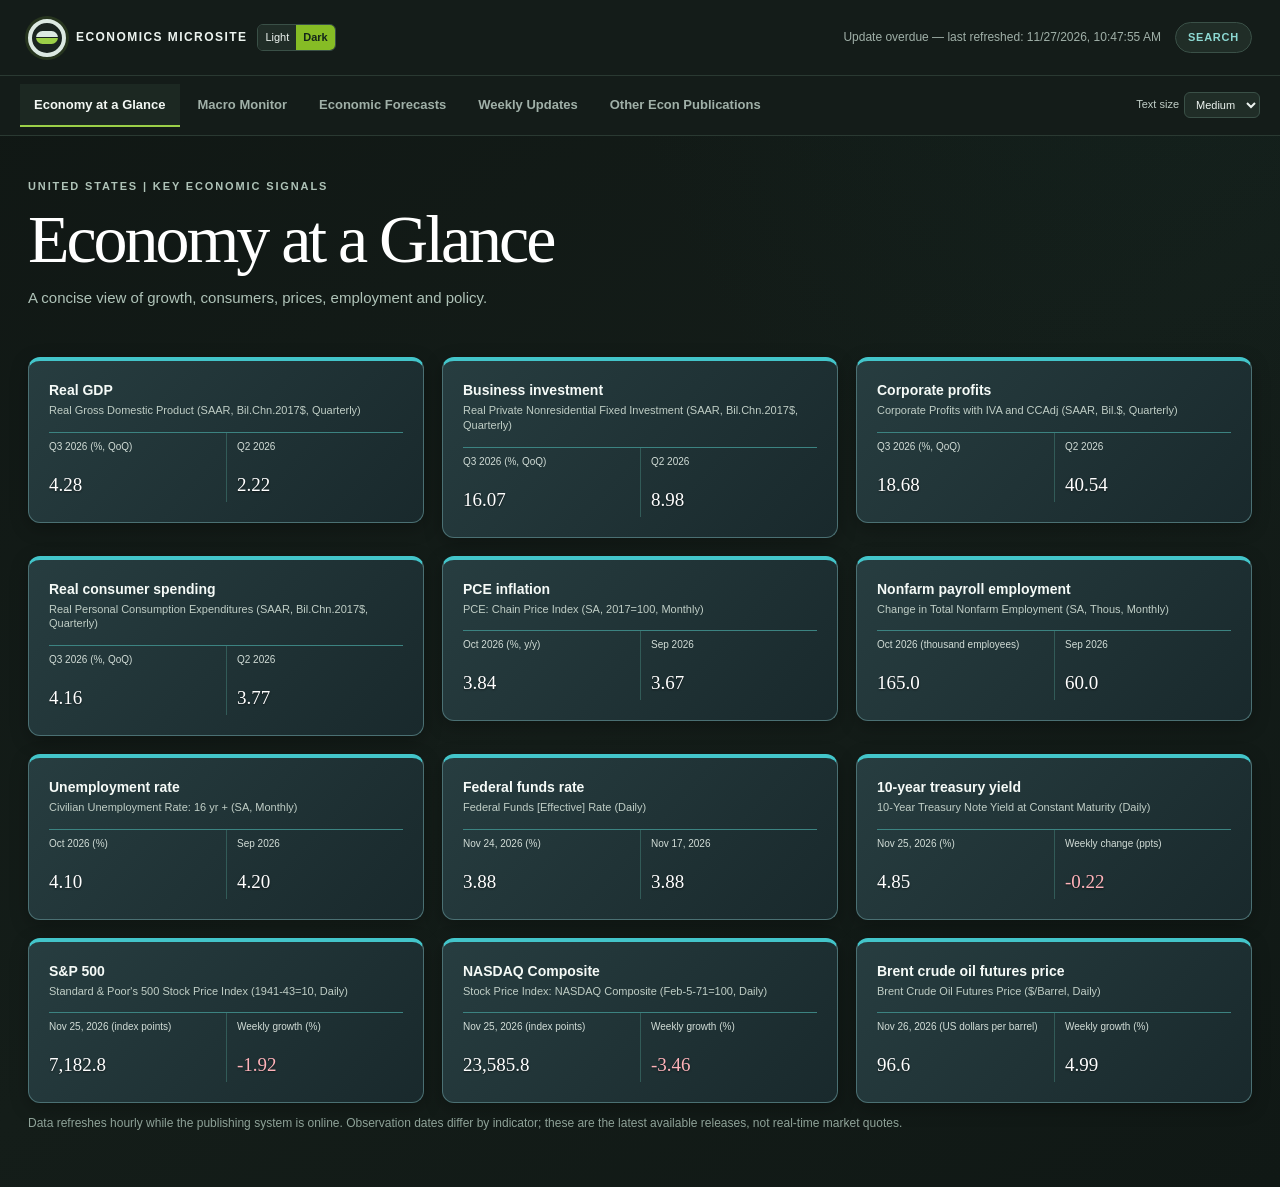
<file: docs/index.html>
<!doctype html>
<html lang="en">
<head>
  <meta charset="utf-8">
  <meta name="viewport" content="width=device-width, initial-scale=1">
  <title>Economics Microsite</title>
  <script>if (location.protocol === "file:") location.replace("http://127.0.0.1:8766/");</script>
  <style>
    :root {
      color-scheme: dark;
      --ink: #edf4f0; --ink-soft: #c1cec7; --panel: #19221f; --panel-line: #34443d;
      --paper: #101714; --white: #202a26; --muted: #a0b0a8; --light-muted: #718078;
      --red: #f08c86; --gold: #e8c66a; --green: #9bcf48; --blue: #43c5ca;
    }
    * { box-sizing: border-box; }
    body { margin: 0; color: #1b282e; background: linear-gradient(145deg, #f2f7f4 0%, #f8faf8 52%, #edf6f3 100%); font: 15px/1.45 "Segoe UI", Arial, sans-serif; }
    button { font: inherit; }
    .masthead { min-height: 76px; display: flex; align-items: center; gap: 10px; padding: 13px max(28px, calc((100vw - 1400px)/2)); background: #fff; border-bottom: 1px solid #dce7e2; box-shadow: 0 2px 12px #173a2810; }
    .brand-mark { width: 38px; height: 38px; flex: 0 0 auto; display: grid; place-items: center; border: 4px solid #242726; border-radius: 50%; background: #fff; box-shadow: 0 0 0 3px #86bc2524; }
    .brand-mark::after { content: ""; width: 22px; height: 13px; border-radius: 9px; background: linear-gradient(to bottom, #2c2a29 0 48%, #fff 48% 53%, #86bc25 53%); }
    .brand { min-width: 0; }
    .brand strong { display: block; color: #242726; font-size: 12px; letter-spacing: .12em; }
    .brand span { color: var(--muted); font-size: 12px; }
    .head-actions { display: flex; align-items: center; gap: 14px; margin-left: auto; }
    .updated { color: var(--muted); font-size: 12px; text-align: right; }
    .text-button { border: 1px solid #d7e4dd; border-radius: 999px; padding: 7px 12px; background: #f5faf6; color: #1f6465; font-size: 11px; font-weight: 750; letter-spacing: .07em; text-transform: uppercase; cursor: pointer; transition: background .15s, border-color .15s, transform .15s; }
    .text-button:hover { border-color: var(--green); background: #edf6e1; transform: translateY(-1px); }
    .text-button:disabled { opacity: .5; cursor: wait; }
    .hero { position: relative; overflow: hidden; padding: 46px max(38px, calc((100vw - 1360px)/2)) 52px; background: radial-gradient(ellipse at 84% 12%, #00a3ad38 0, transparent 32%), linear-gradient(112deg, #242726 0%, #293431 62%, #214841 100%); color: #eef6f1; border-bottom: 4px solid var(--green); }
    .hero::before { content: ""; position: absolute; width: 260px; height: 260px; right: 9%; top: -155px; border: 1px solid #86bc2555; border-radius: 50%; box-shadow: 0 0 0 26px #86bc2510, 0 0 0 54px #00a3ad0c; pointer-events: none; }
    .hero::after { content: "US"; position: absolute; right: 20px; top: 175px; width: min(520px, calc(100% - 40px)); color: #fff; opacity: .13; font: 800 clamp(210px, 20vw, 275px)/1 Georgia, serif; letter-spacing: -.06em; text-align: right; white-space: nowrap; pointer-events: none; }
    .eyebrow { position: relative; z-index: 1; margin: 0 0 14px; color: var(--green); font: 700 11px/1.5 "Segoe UI", Arial, sans-serif; letter-spacing: .17em; text-transform: uppercase; }
    .hero h1 { position: relative; z-index: 1; margin: 0; color: #f4f4f1; font: 400 clamp(42px, 6vw, 68px)/.91 Georgia, "Times New Roman", serif; letter-spacing: -.045em; }
    .hero h1 span { display: block; color: #21c0c2; text-shadow: 0 6px 24px #00a3ad35; }
    .hero-copy { position: relative; z-index: 1; max-width: 560px; margin: 22px 0 0; color: #d2e2db; font-size: 14px; line-height: 1.7; }
    .hero-export { position: relative; z-index: 1; margin-top: 18px; border-color: #00a3ad; background: #00a3ad; color: #fff; }
    .hero-export:hover { border-color: #4ed1d0; background: #087e83; }
    #explore-combos { margin-left: 10px; }
    #combo-gallery { width: min(1040px, calc(100vw - 40px)); max-width: 1040px; }
    .combo-gallery-list { display: grid; grid-template-columns: repeat(auto-fit, minmax(min(100%, 300px), 1fr)); gap: 20px; padding: 20px 22px; }
    .combo-preview { width: 100%; max-width: 360px; justify-self: center; padding: 0; overflow: hidden; border: 1px solid #00a3ad; border-radius: 8px; background: #000; color: #edf4f0; text-align: left; cursor: pointer; }
    .combo-preview svg { display: block; width: 100%; height: auto; }
    .combo-preview span { display: block; padding: 12px; background: #173b3c; font-size: 12px; }
    .combo-preview:hover, .combo-preview:focus-visible { outline: 2px solid #86bc25; outline-offset: 2px; }
    #combo-gallery-status { padding: 0 22px 18px; }
    #trend-dialog.curated-chart #chart-controls fieldset:nth-of-type(2) { display: none; }
    #trend-dialog.curated-chart .chart-wrap { background: #000; }
    .workspace { max-width: 1420px; margin: 0 auto; padding: 28px 26px 50px; }
    .workspace-layout { display: grid; grid-template-columns: 205px minmax(0, 1fr); gap: 24px; align-items: start; }
    .theme-nav { position: sticky; top: 15px; }
    .section-label { margin: 0 0 12px; color: #4f7564; font-size: 10px; font-weight: 800; letter-spacing: .15em; text-transform: uppercase; }
    .theme-list { display: grid; gap: 7px; }
    .theme-button { --theme-color: #54821a; --theme-tint: #eff6e4; display: flex; justify-content: space-between; align-items: center; gap: 8px; width: 100%; border: 1px solid color-mix(in srgb, var(--theme-color) 26%, white); border-radius: 7px; padding: 12px; background: var(--theme-tint); color: #26322b; text-align: left; cursor: pointer; box-shadow: 0 3px 12px #20432a0b; transition: transform .16s, box-shadow .16s, background .16s; }
    .theme-button[data-theme="financial_markets"] { --theme-color: #008c95; --theme-tint: #e4f5f5; }
    .theme-button[data-theme="inflation"] { --theme-color: #397f58; --theme-tint: #eaf4ec; }
    .theme-button:hover { border-color: var(--theme-color); transform: translateX(2px); box-shadow: 0 5px 14px #20432a16; }
    .theme-button[aria-current="page"] { border-color: var(--theme-color); background: var(--theme-color); color: #fff; box-shadow: 0 5px 14px color-mix(in srgb, var(--theme-color) 28%, transparent); }
    .theme-count { color: #839096; font-size: 11px; }
    .theme-button[aria-current="page"] .theme-count { color: #f1ffe9; }
    .workspace-main { min-width: 0; }
    .workspace-head { display: flex; justify-content: space-between; align-items: end; gap: 16px; margin: 0 0 14px; }
    .workspace-head h2 { margin: 0; color: #26352d; font: 400 28px/1.1 Georgia, serif; }
    .workspace-head p { margin: 4px 0 0; color: #5f766a; font-size: 12px; }
    .cards { display: grid; grid-template-columns: repeat(2, minmax(0, 1fr)); align-items: start; gap: 10px; }
    .cards[data-theme="real_economy"] { --theme-accent: #79ad20; --theme-tint: #f3f8e9; }
    .cards[data-theme="financial_markets"] { --theme-accent: #008c95; --theme-tint: #eaf7f7; }
    .cards[data-theme="inflation"] { --theme-accent: #397f58; --theme-tint: #eef6ed; }
    .indicator-card { display: flex; flex-direction: column; min-width: 0; border: 1px solid #dce6e0; border-top: 3px solid var(--theme-accent, #86bc25); border-left: 4px solid var(--theme-accent, #86bc25); border-radius: 7px; padding: 14px 14px 12px; background: linear-gradient(118deg, var(--theme-tint, #f4f9ea) 0%, #fff 31%); cursor: pointer; box-shadow: 0 4px 14px #1c3f2b0b; transition: border-color .15s, transform .15s, box-shadow .15s; }
    .indicator-card:hover { border-color: var(--theme-accent, var(--blue)); box-shadow: 0 9px 22px #153e2b1b; transform: translateY(-2px); }
    .indicator-card:focus-visible, .theme-button:focus-visible, .text-button:focus-visible { outline: 2px solid var(--blue); outline-offset: 2px; }
    .card-head { display: flex; align-items: flex-start; justify-content: space-between; gap: 12px; min-height: 0; }
    .card-title-group { min-width: 0; }
    .card-head h3 { margin: 0; color: #1d282e; font-size: 14px; font-weight: 700; line-height: 1.35; }
    .card-descriptor { display: block; margin-top: 3px; color: #728078; font-size: 11px; line-height: 1.35; overflow-wrap: anywhere; }
    .ai-proxy-card .card-head { min-height: 0; }
    .ai-proxy-badge { display: inline-flex; align-items: center; gap: 5px; margin-top: 3px; padding: 3px 7px; border: 1px solid #00a3ad; border-radius: 4px; color: #d5f5f3; background: #173b3c; font-size: 11px; line-height: 1.4; }
    .ai-proxy-badge svg { width: 13px; height: 13px; flex-shrink: 0; }
    .card-period { flex: 0 0 auto; color: #007c83; font-size: 11px; font-weight: 700; text-align: right; }
    .metric-row { display: grid; grid-template-columns: repeat(3, minmax(0, 1fr)); margin-top: 14px; border-top: 1px solid #dcebe3; }
    .metric { min-width: 0; padding: 8px 8px 6px 0; }
    .metric + .metric { border-left: 1px solid #e5eee8; padding-left: 9px; }
    .metric-label { min-height: 29px; color: #6f7d82; font-size: 10px; line-height: 1.35; }
    .metric-value { overflow: hidden; color: #183b35; font: 500 19px/1.15 Georgia, serif; font-variant-numeric: tabular-nums; text-overflow: ellipsis; white-space: nowrap; }
    .metric-value.negative { color: #bd4148; }
    .metric-value.positive { color: #54821a; }
    .empty-state { min-height: 240px; display: grid; place-items: center; border: 1px solid #dce1de; background: #fafbf9; color: #728086; text-align: center; }
    .empty-state strong { display: block; margin-bottom: 5px; color: #27353c; font: 20px Georgia, serif; }
    .error { margin: 0 0 14px; border-left: 3px solid #c64b4b; padding: 10px 12px; background: #fff3f1; color: #792c2b; font-size: 13px; }
    .error[hidden], [hidden] { display: none !important; }
    .foot { margin: 16px 0 0; color: #819096; font-size: 11px; line-height: 1.6; }
    dialog { width: min(980px, calc(100vw - 28px)); max-width: 980px; border: 1px solid #d5dddf; border-radius: 7px; padding: 0; color: #1d292e; box-shadow: 0 20px 70px #102c3b45; }
    dialog::backdrop { background: #0d171dc4; }
    .dialog-head { display: flex; justify-content: space-between; align-items: flex-start; gap: 18px; padding: 20px 22px 8px; }
    .dialog-actions { display: flex; flex: 0 0 auto; flex-wrap: wrap; justify-content: flex-end; gap: 8px; }
    #trend-dialog .dialog-head { flex-wrap: wrap; }
    #trend-dialog .dialog-actions { flex: 1 1 340px; }
    .chart-controls { display: flex; flex-wrap: wrap; align-items: end; gap: 10px; padding: 12px 22px; border-block: 1px solid #34483d; }
    .chart-controls label { display: grid; gap: 4px; font-size: 12px; color: #c1cec7; }
    .chart-controls input, .chart-controls select { width: 140px; padding: 7px; border: 1px solid #4a6556; border-radius: 5px; background: #101714; color: #edf4f0; color-scheme: dark; font: inherit; }
    #combo-indicator { width: 230px; max-width: 100%; }
    #combo-options { display: flex; flex-wrap: wrap; gap: 10px; }
    .chart-tabs { display: flex; gap: 8px; padding: 10px 22px; }
    .chart-tabs [aria-selected="true"] { border-color: #86bc25; color: #b9fa38; }
    .chart-controls fieldset { width: 100%; min-width: 0; margin: 0; padding: 12px; border: 1px solid #34483d; border-radius: 6px; }
    .chart-controls legend { color: #b9fa38; font-weight: 700; font-size: 13px; }
    .chart-option-row { display: flex; flex-wrap: wrap; gap: 10px; margin-block: 8px; }
    .chart-controls[hidden], #combo-options[hidden] { display: none; }
    #chart-status { margin: 9px 22px; font-size: 12px; }
    .chart-export-button { border: 1px solid #557c61; border-radius: 999px; padding: 8px 12px; background: #26382d; color: #e5f4dd; font-size: 11px; font-weight: 750; letter-spacing: .05em; text-transform: uppercase; cursor: pointer; }
    .chart-export-button:hover { border-color: #b9fa38; background: #314832; }
    .chart-export-button:disabled { opacity: .5; cursor: not-allowed; }
    .chart-export-button:focus-visible, .close-button:focus-visible { outline: 2px solid var(--blue); outline-offset: 2px; }
    .dialog-head h2 { margin: 0; color: #15232a; font: 400 25px/1.2 Georgia, serif; }
    .dialog-head p { margin: 5px 0 0; color: #68777d; font-size: 12px; }
    .close-button { flex: 0 0 auto; border: 1px solid #007c83; border-radius: 999px; padding: 8px 14px; background: #007c83; color: #fff; font-size: 11px; font-weight: 700; letter-spacing: .08em; text-transform: uppercase; cursor: pointer; }
    .chart-wrap { padding: 0 12px 12px; }
    .export-form { display: grid; gap: 18px; padding: 12px 22px 24px; }
    .export-dates { display: flex; flex-wrap: wrap; gap: 12px; }
    .export-dates label { display: grid; gap: 5px; color: #c1cec7; font-size: 13px; }
    .export-dates input { border: 1px solid #4a6556; border-radius: 5px; padding: 8px; background: #101714; color: #edf4f0; color-scheme: dark; font: inherit; }
    .export-list { max-height: min(38vh, 320px); overflow-y: auto; border: 1px solid #34483d; border-radius: 6px; padding: 12px; }
    .export-list fieldset { border: 0; margin: 0 0 14px; padding: 0; }
    .export-list fieldset:last-child { margin-bottom: 0; }
    .export-list legend { margin-bottom: 6px; color: #bce18a; font-size: 12px; font-weight: 700; }
    .export-list label, .export-all { display: flex; align-items: center; gap: 9px; padding: 5px 0; cursor: pointer; }
    .export-list input, .export-all input { accent-color: #9bcf48; }
    .export-hint { margin: 0; color: #a0b0a8; font-size: 12px; }
    .export-error { margin: 0; color: #ffb3ba; font-size: 13px; }
    .export-actions { display: flex; justify-content: flex-end; gap: 9px; }
    #trend-chart { display: block; width: 100%; height: auto; min-height: 250px; }
    #trend-chart text { fill: #586970; font: 12px "Segoe UI", Arial, sans-serif; }
    #trend-chart .grid-line { stroke: #e2e8e9; stroke-width: 1; }
    #trend-chart .series-line { fill: none; stroke: #00a3ad; stroke-width: 3; stroke-linecap: round; stroke-linejoin: round; }
    #trend-chart .latest-point { fill: #b9fa38; stroke: #19221f; stroke-width: 2; }
    #trend-chart .hover-target { fill: transparent; stroke: transparent; pointer-events: all; cursor: default; }
    #chart-empty { padding: 60px 20px; color: var(--muted); text-align: center; }
    body { color: var(--ink); background: radial-gradient(ellipse at 90% 2%, #153b3424 0, transparent 32%), linear-gradient(145deg, #101714 0%, #141d19 54%, #101815 100%); }
    .masthead { background: #141c19; border-bottom-color: #2a3932; box-shadow: 0 3px 16px #0005; }
    .brand-mark { border-color: #dce9e2; background: #1a2420; box-shadow: 0 0 0 3px #9bcf4824; }
    .brand-mark::after { background: linear-gradient(to bottom, #dce9e2 0 48%, #1a2420 48% 53%, #9bcf48 53%); }
    .brand strong { color: #edf4f0; }
    .text-button { border-color: #3a5047; background: #202d27; color: #8dd9d3; }
    .text-button:hover { border-color: #9bcf48; background: #2b3a2d; }
    .hero { background: radial-gradient(ellipse at 84% 12%, #00a3ad38 0, transparent 32%), linear-gradient(112deg, #111715 0%, #182622 62%, #173b34 100%); }
    .headline-grid { position: relative; z-index: 1; display: grid; grid-template-columns: repeat(5, minmax(0, 1fr)); align-items: start; gap: 10px; max-width: 1360px; margin: 28px auto 0; }
    .headline-card { min-height: 0; }
    .headline-card .card-head { min-height: 0; }
    .headline-card .metric-row { grid-template-columns: repeat(2, minmax(0, 1fr)); }
    .headline-card .metric-label { min-height: 29px; }
    .headline-card .metric-value { font-size: 24px; }
    .workspace { color: var(--ink); }
    .section-label { color: #a9d66b; }
    .theme-button { --theme-color: #9bcf48; --theme-tint: #202b22; border-color: color-mix(in srgb, var(--theme-color) 35%, #26332c); color: #e2ece6; box-shadow: 0 3px 12px #0003; }
    .theme-button[data-theme="financial_markets"] { --theme-color: #42c2c8; --theme-tint: #1b2c2d; }
    .theme-button[data-theme="inflation"] { --theme-color: #76bd91; --theme-tint: #1d2d25; }
    .theme-button:hover { box-shadow: 0 5px 16px #0006; }
    .theme-button[aria-current="page"] { color: #101714; }
    .theme-button[aria-current="page"] .theme-count { color: #16231c; }
    .workspace-head h2 { color: #edf4f0; }
    .workspace-head p { color: #a9bcb2; }
    .theme-story { margin: 0 0 16px; border: 1px solid #34483d; border-left: 3px solid var(--green); border-radius: 7px; padding: 16px 19px; background: linear-gradient(110deg, #202e25, #19231f); box-shadow: 0 5px 18px #0002; }
    .theme-story h3 { margin: 0 0 7px; color: #bce18a; font: 400 19px/1.25 Georgia, serif; }
    .theme-story p { margin: 0; color: #e2eee5; font-size: 13px; line-height: 1.7; }
    .story-news { margin-top: 11px; border-top: 1px solid #34483d; padding-top: 9px; }
    .story-news-label { color: #bce18a; font-size: 11px; font-weight: 700; }
    .story-sources { display: flex; flex-direction: column; gap: 6px; margin-top: 6px; font-size: 11px; }
    .story-sources span { color: #bac9be; }
    .story-sources a { color: #69d4d4; text-decoration-color: #69d4d470; text-underline-offset: 3px; }
    .story-sources a:hover { color: #b2f2ee; }
    .theme-story .story-note { margin-top: 9px; color: #bac9be; font-size: 11px; }
    .cards[data-theme="real_economy"] { --theme-accent: #9bcf48; --theme-tint: #202b22; }
    .cards[data-theme="financial_markets"] { --theme-accent: #42c2c8; --theme-tint: #1b2c2d; }
    .cards[data-theme="inflation"] { --theme-accent: #76bd91; --theme-tint: #1d2d25; }
    .indicator-card { border-color: #35463e; background: linear-gradient(118deg, var(--theme-tint, #202b22) 0%, #19221f 56%); box-shadow: 0 4px 14px #0003; }
    :is(#cards, #headline-grid) .indicator-card:nth-child(8n + 1) { --theme-accent: #b9fa38; --theme-tint: #29391b; }
    :is(#cards, #headline-grid) .indicator-card:nth-child(8n + 2) { --theme-accent: #32e6e4; --theme-tint: #19383a; }
    :is(#cards, #headline-grid) .indicator-card:nth-child(8n + 3) { --theme-accent: #c5a0ff; --theme-tint: #302447; }
    :is(#cards, #headline-grid) .indicator-card:nth-child(8n + 4) { --theme-accent: #ffc05c; --theme-tint: #3a2c1d; }
    :is(#cards, #headline-grid) .indicator-card:nth-child(8n + 5) { --theme-accent: #ff7f91; --theme-tint: #3c222b; }
    :is(#cards, #headline-grid) .indicator-card:nth-child(8n + 6) { --theme-accent: #73b7ff; --theme-tint: #1e3047; }
    :is(#cards, #headline-grid) .indicator-card:nth-child(8n + 7) { --theme-accent: #ff94d1; --theme-tint: #3a2338; }
    :is(#cards, #headline-grid) .indicator-card:nth-child(8n) { --theme-accent: #6ef0a7; --theme-tint: #1d392c; }
    :is(#cards, #headline-grid) .indicator-card { background: linear-gradient(132deg, color-mix(in srgb, var(--theme-accent) 24%, #17201c) 0%, color-mix(in srgb, var(--theme-tint) 82%, #19221f) 50%, #19221f 100%); box-shadow: inset 0 1px 0 color-mix(in srgb, var(--theme-accent) 32%, transparent), 0 5px 18px #0004; }
    :is(#cards, #headline-grid) .metric-row { border-top-color: color-mix(in srgb, var(--theme-accent) 48%, #35463e); }
    :is(#cards, #headline-grid) .metric + .metric { border-left-color: color-mix(in srgb, var(--theme-accent) 24%, #2c3a34); }
    :is(#cards, #headline-grid) .card-head h3 { color: #f5faf7; }
    :is(#cards, #headline-grid) .card-descriptor { color: #c0cec6; }
    :is(#cards, #headline-grid) .card-period { color: #fff0a6; }
    :is(#cards, #headline-grid) .metric-label { color: #d2ddd7; }
    :is(#cards, #headline-grid) .metric-value { color: #ffffff; text-shadow: 0 1px 2px #0008; }
    :is(#cards, #headline-grid) .metric-value.negative { color: #ffb3ba; }
    :is(#cards, #headline-grid) .metric-value.positive { color: #d1ff9a; }
    .indicator-card:hover { box-shadow: 0 9px 24px #0007; }
    .card-head h3 { color: #edf4f0; }
    .card-period { color: #72d2d0; }
    .metric-row { border-top-color: #35463e; }
    .metric + .metric { border-left-color: #2c3a34; }
    .metric-label { color: #a0b0a8; }
    .metric-value { color: #f0f5f2; }
    .metric-value.negative { color: #f08c86; }
    .metric-value.positive { color: #a9d66b; }
    .card-foot, .foot { color: #9aa9a2; }
    .empty-state { border-color: #35463e; background: #19221f; color: #a0b0a8; }
    .empty-state strong { color: #edf4f0; }
    .error { border-left-color: #eb7974; background: #382322; color: #ffc5c0; }
    dialog { border-color: #3a4c44; background: #19221f; color: #e5eee9; box-shadow: 0 20px 70px #000b; }
    .dialog-head h2 { color: #edf4f0; }
    .dialog-head p { color: #a0b0a8; }
    .close-button { border-color: #168c91; background: #168c91; color: #f3fffd; }
    #trend-chart text { fill: #b1c0b8; }
    #trend-chart .grid-line { stroke: #34443d; }
    #trend-chart .series-line { stroke: #43c5ca; }
    .primary-bar { display: flex; align-items: center; gap: 12px; padding: 8px max(20px, calc((100vw - 1400px)/2)); background: #141c19; border-bottom: 1px solid #2a3932; }
    .primary-tabs { display: flex; flex: 1 1 auto; min-width: 0; gap: 4px; overflow-x: auto; scrollbar-width: thin; }
    .primary-tab { flex: 0 0 auto; border: 0; border-bottom: 2px solid transparent; border-radius: 0; padding: 12px 14px 10px; background: transparent; color: #a0b0a8; font-size: 13px; font-weight: 700; text-align: left; white-space: nowrap; cursor: pointer; transition: background .15s, color .15s, border-color .15s; }
    .primary-tab:hover { background: #202d27; color: #edf4f0; }
    .primary-tab[aria-selected="true"] { border-bottom-color: var(--green); background: #1c2822; color: #f3f8f4; }
    .primary-tab:focus-visible { outline: 2px solid var(--blue); outline-offset: -2px; }
    .tab-placeholder { max-width: 1420px; margin: 0 auto; padding: 42px 26px; }
    .tab-placeholder h2 { margin: 0; color: #edf4f0; font: 400 28px/1.1 Georgia, serif; }
    .tab-placeholder p { margin: 8px 0 0; color: #a0b0a8; font-size: 14px; }
    .forecast-panel { max-width: none; padding: 0; }
    .forecast-frame { display: block; width: 100%; height: max(680px, calc(100vh - 112px)); border: 0; background: #141c19; }
    .weekly-subtabs { display: flex; gap: 4px; overflow-x: auto; padding: 8px max(20px, calc((100vw - 1400px)/2)); background: #141c19; border-bottom: 1px solid #2a3932; }
    .weekly-subtab { flex: 0 0 auto; border: 0; border-bottom: 2px solid transparent; padding: 10px 14px 8px; background: transparent; color: #a0b0a8; font-size: 13px; font-weight: 700; cursor: pointer; }
    .weekly-subtab:hover { background: #202d27; color: #edf4f0; }
    .weekly-subtab[aria-selected="true"] { border-bottom-color: var(--green); background: #1c2822; color: #f3f8f4; }
    .weekly-subtab:focus-visible { outline: 2px solid var(--blue); outline-offset: -2px; }
    .weekly-global-panel { min-height: max(520px, calc(100vh - 165px)); padding: clamp(24px, 5vw, 64px) 26px; background: #101714; }
    .global-update-source { max-width: 760px; margin: 0 auto; border: 1px solid #34443d; border-left: 4px solid #86bc25; border-radius: 8px; padding: clamp(24px, 4vw, 40px); background: #19221f; }
    .global-update-source .eyebrow { margin-bottom: 10px; }
    .global-update-source h2 { margin: 0; color: #edf4f0; font: 400 clamp(27px, 4vw, 38px)/1.15 Georgia, serif; }
    .global-update-source p:not(.eyebrow) { margin: 14px 0 20px; color: #c1cec7; font-size: 15px; line-height: 1.65; }
    .global-update-date { margin: 10px 0 0 !important; color: #9bcf48 !important; font-size: 12px !important; font-weight: 700; }
    .global-update-summary { margin: 22px 0; }
    .global-update-summary h3 { margin: 0 0 10px; color: #edf4f0; font-size: 13px; }
    .global-update-summary ul { display: grid; gap: 10px; margin: 0; padding-left: 20px; color: #c1cec7; font-size: 14px; line-height: 1.6; }
    .global-update-summary li::marker { color: #86bc25; }
    .global-update-link { display: inline-flex; align-items: center; gap: 8px; border: 1px solid #00a3ad; border-radius: 999px; padding: 11px 16px; background: #173b3c; color: #f3f8f4; font-size: 13px; font-weight: 700; text-decoration: none; }
    .global-update-link:hover { border-color: #86bc25; background: #203d35; }
    .global-update-link:focus-visible { outline: 2px solid var(--blue); outline-offset: 3px; }
    @media (max-width: 950px) { .workspace-layout { grid-template-columns: 180px minmax(0, 1fr); gap: 18px; } .workspace { padding-inline: 18px; } .headline-grid { grid-template-columns: repeat(3, minmax(0, 1fr)); } }
    @media (max-width: 720px) {
      .primary-bar { gap: 8px; padding-inline: 12px; } .primary-tabs { gap: 0; } .weekly-subtabs { gap: 0; padding-inline: 12px; } .primary-tab { padding-inline: 10px; font-size: 12px; } .weekly-subtab { padding-inline: 10px; font-size: 12px; }
      .masthead { padding: 12px 15px; gap: 10px; } .brand { min-width: 0; } .head-actions { margin-left: auto; gap: 10px; }
      .hero { padding: 39px 22px 42px; } .hero-copy { max-width: 480px; }
      .headline-grid { grid-template-columns: repeat(2, minmax(0, 1fr)); gap: 8px; margin-top: 22px; }
      .hero::after { right: 16px; top: 185px; width: min(340px, calc(100% - 32px)); font-size: clamp(155px, 35vw, 200px); }
      .workspace { padding: 22px 14px 36px; } .workspace-layout { display: block; } .theme-nav { position: static; margin-bottom: 22px; }
      .theme-list { grid-template-columns: repeat(3, minmax(0, 1fr)); } .theme-button { display: block; min-height: 52px; padding: 8px; font-size: 12px; text-align: center; } .theme-count { display: block; margin-top: 2px; }
    }
    @media (max-width: 480px) {
      .masthead { display: grid; grid-template-columns: 32px max-content minmax(0, 1fr); gap: 8px 6px; padding: 10px 12px; }
      .brand-mark { width: 32px; height: 32px; } .brand-mark::after { width: 18px; height: 11px; } .brand strong { font-size: 10px; } .brand span { font-size: 10px; }
      .headline-card { padding: 11px; }
      .brand-mark { grid-column: 1; grid-row: 1; }
      .brand { grid-column: 2; grid-row: 1; }
      .head-actions { grid-column: 1 / -1; grid-row: 2; display: grid; grid-template-columns: repeat(2, max-content); justify-content: end; gap: 8px; margin-left: 0; }
      .updated { grid-column: 1 / -1; }
      .updated { max-width: none; font-size: 10px; text-align: left; } .text-button { font-size: 10px; }
      .hero h1 { font-size: 46px; } .cards { grid-template-columns: 1fr; gap: 8px; } .indicator-card { padding: 12px; }
      .workspace-head h2 { font-size: 24px; } .metric-label { font-size: 9px; }
    }
    #trend-chart text { font-family: "Calibri Light", Calibri, "Segoe UI", Arial, sans-serif; font-weight: 300; }
    .search-body { padding: 16px 22px 24px; }
    .search-body label { display: grid; gap: 8px; color: #c1cec7; font-size: 14px; }
    #indicator-query { width: 100%; padding: 12px; background: #101714; color: #edf4f0; border: 1px solid #4a6556; border-radius: 6px; font: inherit; }
    #search-status { color: #a0b0a8; font-size: 13px; }
    #search-results { display: grid; gap: 8px; }
    .search-result { display: grid; gap: 6px; padding: 12px; border: 1px solid #34443d; border-radius: 6px; background: #202a26; color: #c1cec7; text-align: left; cursor: pointer; font-size: 13px; }
    .search-result-title { color: #edf4f0; font-size: 15px; font-weight: 700; }
    .search-result:hover { border-color: #86bc25; }
    .search-result:focus-visible, #indicator-query:focus-visible { outline: 2px solid var(--blue); outline-offset: 2px; }
    .glance-page { max-width: 1420px; margin: auto; padding: 42px 28px; }
    .glance-intro { display: flex; flex-wrap: wrap; justify-content: space-between; gap: 24px; align-items: center; }
    .glance-intro h1 { margin: 0; font: 400 clamp(42px, 6vw, 68px)/.91 Georgia, "Times New Roman", serif; letter-spacing: -.045em; color: #fff; }
    .glance-intro p { color: #afc3b8; line-height: 1.6; }
    #panel-glance .headline-grid { grid-template-columns: repeat(3, minmax(0, 1fr)); gap: 18px; margin-top: 32px; }
    #panel-glance .headline-card { --theme-accent: #86bc25; border: 1px solid #395042; border-top: 4px solid #86bc25; border-left: 1px solid #395042; padding: 24px; background: linear-gradient(145deg, #25351e, #151f1a); border-radius: 12px; min-height: 0; }
    #panel-glance .headline-card:nth-child(even) { border-top-color: #00a3ad; background: linear-gradient(145deg, #17363a, #151f1a); }
    #panel-glance .headline-card { padding: 20px; }
    #panel-glance .headline-card .metric-label { min-height: 29px; font-size: 10px; }
    #panel-glance .headline-card .metric-value { font-size: 19px; margin-top: 5px; }
    #panel-glance .headline-card .metric { padding-top: 7px; }
    #panel-glance .headline-card .metric + .metric { padding-left: 10px; }
    .glance-note { color: #90a49a; font-size: 12px; }
    @media (max-width: 720px) { .glance-page { padding: 28px 16px; } #panel-glance .headline-grid { grid-template-columns: 1fr 1fr; } }
    @media (max-width: 480px) { #panel-glance .headline-grid { grid-template-columns: 1fr; } }
    @media (max-width: 720px) { .glance-intro h1 { font-size: 46px; } }
  </style>
  <link rel="stylesheet" href="appearance.css?v=20261126-10">
  <script src="appearance.js?v=20261126-10" defer></script>
</head>
<body>
  <header class="masthead">
    <div class="brand-mark" aria-hidden="true"></div>
    <div class="brand"><strong>ECONOMICS MICROSITE</strong></div>
    <div class="appearance-controls">
      <div class="appearance-toggle" role="group" aria-label="View"><button id="appearance-light" type="button" aria-pressed="false">Light</button><button id="appearance-dark" type="button" aria-pressed="true">Dark</button></div>
      <span class="appearance-status" id="appearance-status" role="status" hidden></span>
    </div>
    <div class="head-actions"><span class="updated" id="updated">Loading latest data…</span><button class="text-button" id="search" type="button" aria-haspopup="dialog">Search</button></div>
  </header>
  <div class="primary-bar">
    <nav class="primary-tabs" role="tablist" aria-label="Dashboard sections">
      <button class="primary-tab" id="tab-glance" type="button" role="tab" aria-selected="false" aria-controls="panel-glance" tabindex="-1">Economy at a Glance</button>
      <button class="primary-tab" id="tab-monitor" type="button" role="tab" aria-selected="true" aria-controls="panel-monitor" tabindex="0">Macro Monitor</button>
      <button class="primary-tab" id="tab-forecasts" type="button" role="tab" aria-selected="false" aria-controls="panel-forecasts" tabindex="-1">Economic Forecasts</button>
      <button class="primary-tab" id="tab-weekly" type="button" role="tab" aria-selected="false" aria-controls="panel-weekly" tabindex="-1">Weekly Updates</button>
      <button class="primary-tab" id="tab-publications" type="button" role="tab" aria-selected="false" aria-controls="panel-publications" tabindex="-1">Other Econ Publications</button>
    </nav>
    <label class="appearance-size">Text size <select id="appearance-size"><option value="small">Small</option><option value="medium" selected>Medium</option><option value="large">Large</option></select></label>
  </div>
  <section id="panel-glance" class="glance-page" role="tabpanel" aria-labelledby="tab-glance" hidden>
    <div class="glance-intro"><div><p class="eyebrow">United States | Key economic signals</p><h1>Economy at a Glance</h1><p>A concise view of growth, consumers, prices, employment and policy.</p></div></div>
    <div class="headline-grid" id="headline-grid" aria-label="Key US economic indicators" aria-live="polite"></div>
    <p class="glance-note">Data refreshes hourly while the publishing system is online. Observation dates differ by indicator; these are the latest available releases, not real-time market quotes.</p>
  </section>
  <section class="tab-panel" id="panel-monitor" role="tabpanel" aria-labelledby="tab-monitor">
  <section class="hero">
    <p class="eyebrow">United States economic indicators</p>
    <h1>US Macro<span>Monitor</span></h1>
    <p class="hero-copy">Your one-stop view of the economic indicators you need to watch.</p>
    <button class="text-button hero-export" id="export" type="button">Export CSV ↓</button>
    <button class="text-button hero-export" id="explore-combos" type="button">Explore combo charts</button>
  </section>
  <main class="workspace">
    <div class="error" id="error" role="status" hidden></div>
    <div class="workspace-layout">
      <nav class="theme-nav" aria-label="Dashboard themes">
        <p class="section-label">Themes</p>
        <div class="theme-list" id="theme-list"></div>
      </nav>
      <section class="workspace-main">
        <div class="workspace-head"><div><h2 id="theme-title">National Accounts (GDP)</h2><p id="theme-description">6 indicators · latest observations and changes</p></div></div>
        <aside class="theme-story" aria-live="polite"><h3>The story behind the numbers</h3><p id="story-text">Waiting for the latest coverage…</p><div class="story-news"><span class="story-news-label">Recent news:</span><div class="story-sources" id="story-sources"></div></div><p class="story-note" id="story-note" hidden></p></aside>
        <div class="cards" id="cards"></div>
        <p class="foot" id="footnote">Quarterly growth is annualized quarter-over-quarter (SAAR means seasonally adjusted annual rate); the third measure compares with the same quarter one year ago.</p>
      </section>
    </div>
  </main>
  </section>
  <section class="tab-placeholder forecast-panel" id="panel-forecasts" role="tabpanel" aria-labelledby="tab-forecasts" hidden>
    <iframe class="forecast-frame" id="forecasts-frame" src="forecasts/index.html?v=20261123-typography" title="Economic Forecasts workspace" loading="lazy"></iframe>
  </section>
  <section class="tab-placeholder forecast-panel" id="panel-weekly" role="tabpanel" aria-labelledby="tab-weekly" hidden>
    <nav class="weekly-subtabs" role="tablist" aria-label="Weekly Update editions">
      <button class="weekly-subtab" id="weekly-us-tab" type="button" role="tab" aria-selected="true" aria-controls="weekly-us-panel" tabindex="0">US</button>
      <button class="weekly-subtab" id="weekly-global-tab" type="button" role="tab" aria-selected="false" aria-controls="weekly-global-panel" tabindex="-1">Global</button>
    </nav>
    <section id="weekly-us-panel" role="tabpanel" aria-labelledby="weekly-us-tab">
      <iframe class="forecast-frame" id="weekly-us-frame" src="weekly/index.html?v=20261126-appearance-2" title="Weekly US economic updates" loading="lazy"></iframe>
    </section>
    <section class="weekly-global-panel" id="weekly-global-panel" role="tabpanel" aria-labelledby="weekly-global-tab" hidden>
      <div class="global-update-source">
        <p class="eyebrow">Deloitte Insights</p>
        <h2>Weekly Global Economic Update</h2>
        <p id="weekly-global-author">By Ira Kalish</p>
        <p class="global-update-date" id="weekly-global-date">Week of November 9, 2026</p>
        <section class="global-update-summary" id="weekly-global-summary" aria-labelledby="weekly-global-summary-title">
          <h3 id="weekly-global-summary-title">Key takeaways</h3>
          <ul>
            <li>US employment grew strongly in October and unemployment fell; wage growth eased while private healthcare-benefit costs accelerated.</li>
            <li>Eurozone inflation accelerated, while the Bank of England raised rates and markets saw greater odds of tighter European Central Bank policy.</li>
            <li>The update highlights major AI investment in both the US and China and renewed global nuclear construction amid rising electricity demand.</li>
          </ul>
        </section>
        <a class="global-update-link" id="weekly-global-link" href="https://www.deloitte.com/us/en/insights/topics/economy/global-economic-outlook/weekly-update.html#sept22" target="_blank" rel="noopener noreferrer">Open the latest update on Deloitte Insights <span aria-hidden="true">↗</span></a>
      </div>
    </section>
  </section>
  <section class="tab-placeholder" id="panel-publications" role="tabpanel" aria-labelledby="tab-publications" hidden>
    <h2>Other Econ Publications</h2><p>Content will be added later.</p>
  </section>
  <dialog id="combo-gallery" aria-labelledby="combo-gallery-title">
    <div class="dialog-head"><div><h2 id="combo-gallery-title">Explore combo charts</h2><p>Click chart to customize or copy</p></div><button class="close-button" id="close-combo-gallery" type="button">Close</button></div>
    <div id="combo-gallery-list" class="combo-gallery-list"></div>
    <p id="combo-gallery-status" role="status" aria-live="polite"></p>
  </dialog>
  <dialog id="search-dialog" aria-labelledby="search-title">
    <div class="dialog-head"><div><h2 id="search-title">Search indicators</h2><p>Find indicators across all themes and open their charts.</p></div><button class="close-button" id="close-search" type="button">Close</button></div>
    <div class="search-body"><label>Search indicators <input id="indicator-query" type="search" placeholder="e.g. GDP, consumer spending, inflation" autocomplete="off" aria-controls="search-results" aria-describedby="search-status"></label><p id="search-status" role="status" aria-live="polite"></p><div id="search-results"></div></div>
  </dialog>
  <dialog id="trend-dialog" aria-labelledby="trend-title">
    <div class="dialog-head"><div><h2 id="trend-title">Indicator history</h2><p id="trend-subtitle">Recent observations</p></div><div class="dialog-actions"><button class="chart-export-button" id="copy-chart" type="button">Copy chart</button><button class="chart-export-button" id="download-chart-csv" type="button">Download CSV</button><button class="close-button" id="close-trend" type="button">Close</button></div></div>
    <div class="chart-tabs" role="tablist" aria-label="Chart settings"><button id="chart-tab" class="chart-export-button" type="button" role="tab" aria-selected="true" aria-controls="chart-preview">Chart</button><button id="custom-tab" class="chart-export-button" type="button" role="tab" aria-selected="false" aria-controls="chart-controls">Custom</button></div>
    <form id="chart-controls" class="chart-controls" role="tabpanel" aria-labelledby="custom-tab" hidden>
      <fieldset><legend>Axis options</legend>
        <div class="chart-option-row"><label>X-axis from <input id="chart-from" type="date" required></label><label>X-axis to <input id="chart-to" type="date" required></label><label>X-axis interval (months) <input id="chart-x-interval" type="number" min="1" step="1" placeholder="Auto"></label></div>
        <div class="chart-option-row"><label>Left Y-axis minimum <input id="chart-min" type="number" step="any" placeholder="Auto"></label><label>Left Y-axis maximum <input id="chart-max" type="number" step="any" placeholder="Auto"></label><label>Left Y-axis interval <input id="chart-interval" type="number" step="any" placeholder="Auto"></label><label>Left Y-axis decimals <input id="chart-decimals" type="number" min="0" max="3" step="1" placeholder="Auto"></label></div>
        <div id="chart-right-options" class="chart-option-row" hidden><label>Right Y-axis minimum <input id="chart-right-min" type="number" step="any" placeholder="Auto"></label><label>Right Y-axis maximum <input id="chart-right-max" type="number" step="any" placeholder="Auto"></label><label>Right Y-axis interval <input id="chart-right-interval" type="number" step="any" placeholder="Auto"></label><label>Right Y-axis decimals <input id="chart-right-decimals" type="number" min="0" max="3" step="1" placeholder="Auto"></label></div>
      </fieldset>
      <fieldset><legend>Indicators</legend>
        <div class="chart-option-row"><label>Chart measure <select id="chart-measure" aria-label="Chart measure"></select></label><label>Original indicator axis <select id="chart-axis"><option value="left">Left</option><option value="right">Right</option></select></label><label>Original chart type <select id="chart-type"><option value="line">Line (default)</option><option value="column">Column</option><option value="area">Area</option><option value="step">Stepped line</option><option value="scatter">Scatter / points</option><option value="bar">Horizontal bar (single only)</option></select></label></div>
        <div class="chart-option-row"><label>Add indicator <select id="combo-indicator" aria-label="Add indicator"></select></label><div id="combo-options" hidden><label>Added indicator measure <select id="combo-measure"></select></label><label>Added indicator axis <select id="combo-axis"><option value="left">Left</option><option value="right" selected>Right</option></select></label><label>Added chart type <select id="combo-type"><option value="line">Line (default)</option><option value="column">Column</option><option value="area">Area</option><option value="step">Stepped line</option><option value="scatter">Scatter / points</option><option value="bar" disabled>Horizontal bar (single only)</option></select></label></div></div>
      </fieldset>
      <button class="chart-export-button" type="submit">Apply changes</button><button class="chart-export-button" id="reset-chart" type="button">Reset</button>
    </form>
    <p id="chart-status" role="status" aria-live="polite"></p>
    <div id="chart-preview" class="chart-wrap" role="tabpanel" aria-labelledby="chart-tab"><svg id="trend-chart" viewBox="0 0 900 390" role="img" aria-labelledby="trend-title trend-subtitle"></svg><div id="chart-empty" hidden>No history is available to chart for this series.</div></div>
  </dialog>
  <dialog id="export-dialog" aria-labelledby="export-title">
    <div class="dialog-head"><div><h2 id="export-title">Export indicator data</h2><p>Choose dates and indicators for your CSV.</p></div><button class="close-button" id="close-export" type="button">Close</button></div>
    <form id="export-form" class="export-form">
      <div class="export-dates"><label>From <input id="export-from" type="date" required></label><label>To <input id="export-to" type="date" required></label></div>
      <p class="export-hint" id="export-hint"></p>
      <label class="export-all"><input id="export-all" type="checkbox"> Select all indicators</label>
      <div class="export-list" id="export-list" aria-label="Indicators to export"></div>
      <p class="export-error" id="export-error" role="alert" hidden></p>
      <div class="export-actions"><button class="chart-export-button" type="submit">Download CSV</button></div>
    </form>
  </dialog>
  <script src="chart-tools.js?v=20261126-refresh-label"></script>
  <script>
    const $ = id => document.getElementById(id);
    const primaryTabs = [...document.querySelectorAll(".primary-tab")];
    function selectPrimaryTab(selectedTab, focus = false) {
      for (const tab of primaryTabs) {
        const isSelected = tab === selectedTab;
        tab.setAttribute("aria-selected", String(isSelected));
        tab.tabIndex = isSelected ? 0 : -1;
        $(tab.getAttribute("aria-controls")).hidden = !isSelected;
      }
      if (focus) selectedTab.focus();
    }
    primaryTabs.forEach((tab, index) => {
      tab.addEventListener("click", () => selectPrimaryTab(tab));
      tab.addEventListener("keydown", event => {
        let nextIndex = null;
        if (event.key === "ArrowRight") nextIndex = (index + 1) % primaryTabs.length;
        else if (event.key === "ArrowLeft") nextIndex = (index - 1 + primaryTabs.length) % primaryTabs.length;
        else if (event.key === "Home") nextIndex = 0;
        else if (event.key === "End") nextIndex = primaryTabs.length - 1;
        if (nextIndex !== null) {
          event.preventDefault();
          selectPrimaryTab(primaryTabs[nextIndex], true);
        }
      });
    });
    selectPrimaryTab($("tab-glance"));
    const weeklyEditionTabs = [...document.querySelectorAll(".weekly-subtab")];
    function selectWeeklyEdition(selectedTab, focus = false) {
      for (const tab of weeklyEditionTabs) {
        const isSelected = tab === selectedTab;
        tab.setAttribute("aria-selected", String(isSelected));
        tab.tabIndex = isSelected ? 0 : -1;
        $(tab.getAttribute("aria-controls")).hidden = !isSelected;
      }
      if (focus) selectedTab.focus();
    }
    weeklyEditionTabs.forEach((tab, index) => {
      tab.addEventListener("click", () => selectWeeklyEdition(tab));
      tab.addEventListener("keydown", event => {
        let nextIndex = null;
        if (event.key === "ArrowRight") nextIndex = (index + 1) % weeklyEditionTabs.length;
        else if (event.key === "ArrowLeft") nextIndex = (index - 1 + weeklyEditionTabs.length) % weeklyEditionTabs.length;
        else if (event.key === "Home") nextIndex = 0;
        else if (event.key === "End") nextIndex = weeklyEditionTabs.length - 1;
        if (nextIndex !== null) {
          event.preventDefault();
          selectWeeklyEdition(weeklyEditionTabs[nextIndex], true);
        }
      });
    });
    const fmt = (value, style = "decimal1") => {
      if (value === null || value === undefined || !Number.isFinite(Number(value))) return "—";
      let n = Number(value);
      if (style === "integer1000") return new Intl.NumberFormat("en-US", { maximumFractionDigits: 0 }).format(Math.round(n / 1000) * 1000);
      if (Math.abs(n) < .05) n = 0;
      const digits = style === "decimal0" ? 0 : (style === "decimal2" || style === "signed2" ? 2 : 1);
      return new Intl.NumberFormat("en-US", { minimumFractionDigits: digits, maximumFractionDigits: digits }).format(n);
    };
    const fmtPeriod = p => {
      if (!p) return "No date";
      const q = p.match(/^(\d{4})Q([1-4])$/);
      if (q) return `Q${q[2]} ${q[1]}`;
      const d = p.match(/^(\d{4})-(\d{2})-(\d{2})$/);
      if (d) return new Intl.DateTimeFormat("en-US", { month: "short", day: "numeric", year: "numeric", timeZone: "UTC" }).format(new Date(Date.UTC(Number(d[1]), Number(d[2]) - 1, Number(d[3]))));
      const m = p.match(/^(\d{4})-(\d{2})$/);
      if (m) return new Intl.DateTimeFormat("en-US", { month: "short", year: "numeric", timeZone: "UTC" }).format(new Date(Date.UTC(Number(m[1]), Number(m[2]) - 1, 1)));
      return p;
    };
    const compact = (value, style) => {
      if (value === null || value === undefined || !Number.isFinite(Number(value))) return "—";
      const number = Number(value);
      if (style === "integer1000") return new Intl.NumberFormat("en-US", { notation: "compact", maximumFractionDigits: 1 }).format(number);
      return fmt(number, style);
    };
    let snapshot = null;
    let activeTheme = "real_economy";
    let activeChartItem = null;
    const HEADLINE_TILES = [
      { id: "headline_real_gdp", title: "Real GDP", comparison: "quarterly" },
      { id: "investment_fnh", title: "Business investment", comparison: "quarterly" },
      { id: "headline_corporate_profits", title: "Corporate profits", comparison: "quarterly" },
      { id: "headline_consumer_spending", title: "Real consumer spending", comparison: "quarterly" },
      { id: "headline_pce_inflation", title: "PCE inflation", comparison: "monthly_yoy" },
      { id: "headline_payroll_change", title: "Nonfarm payroll employment", comparison: "monthly_level" },
      { id: "unemployment", title: "Unemployment rate", comparison: "monthly_level" },
      { id: "headline_federal_funds", title: "Federal funds rate", comparison: "weekly_prior" },
      { id: "financial_fcm10", title: "10-year Treasury yield", comparison: "weekly_change" },
      { id: "financial_sp500", title: "S&P 500", comparison: "weekly_change" },
      { id: "financial_spna", title: "NASDAQ Composite", comparison: "weekly_change" },
      { id: "financial_p112brt", title: "Brent crude oil futures price", comparison: "weekly_change" },
    ];
    const TILE_HEADING_OVERRIDES = {
      headline_consumer_spending: "Consumer spending",
      investment_fnh: "Business investment",
      government_consumption_investment: "Government spending and investment",
      inflation_pcuy: "Consumer price index (CPI)",
      headline_pce_inflation: "Personal consumption expenditures (PCE) inflation",
      inflation_pa4: "Producer price index (PPI): final demand",
    };
    function tileDescriptor(item) {
      let descriptor = item?.descriptor || (item?.error ? "Series unavailable" : "Economic data");
      if (item?.id === "financial_p112brt") {
        descriptor = descriptor.replace(/:\s*1st Exp(?:iring)? Contract/i, "");
      }
      if (item?.unit === "%") {
        descriptor = descriptor.replace(/\s*\(%\s*p\.a\.\s*\)/i, "")
          .replace(/,\s*%/g, "").replace(/\(\s*%\s*\)/g, "")
          .replace(/(Y\/Y)\s*%(?:Change|Chg)/gi, "$1");
      }
      descriptor = descriptor.replace(/([^\s(])\(([^()]*)\)$/, "$1 ($2)");
      if (!item?.frequency) return descriptor;
      return /\([^()]*\)$/.test(descriptor)
        ? descriptor.replace(/\)$/, `, ${item.frequency})`)
        : `${descriptor} (${item.frequency})`;
    }
    function previousMonth(period) {
      const match = /^(\d{4})-(\d{2})$/.exec(period || "");
      if (!match) return null;
      const date = new Date(Date.UTC(Number(match[1]), Number(match[2]) - 2, 1));
      return `${date.getUTCFullYear()}-${String(date.getUTCMonth() + 1).padStart(2, "0")}`;
    }
    function historyValue(history, period) {
      const point = history?.find(entry => entry.period === period);
      return point?.value != null && Number.isFinite(Number(point.value)) ? Number(point.value) : null;
    }
    function headlineTileMetrics(item, tile) {
      const first = item?.metrics?.[0];
      const current = {
        label: (tile.comparison === "monthly_level" || tile.comparison === "monthly_yoy") && item?.period
          ? `${fmtPeriod(item.period)}${tile.comparison === "monthly_level" ? ` (${item.unit || "%"})` : " (%, y/y)"}`
          : first?.label || (item?.frequency_code === "D" && item.period
            ? `${fmtPeriod(item.period)} (${item.unit || "%"})`
            : `${item?.period_label || "Latest"} value (${item?.unit || "%"})`),
        value: item?.latest ?? null,
        style: first?.style || item?.chart_value_style || "decimal2",
      };
      let previous = { label: "Previous period", value: null, style: current.style };
      if (tile.comparison === "quarterly") {
        const metric = item?.metrics?.[1];
        const priorLabel = metric?.label?.replace(/\s*\(%,\s*QoQ\)$/, "") || "Previous quarter";
        previous = { label: priorLabel, value: metric?.value ?? null,
          style: metric?.style || current.style };
      } else if (tile.comparison === "monthly_yoy" || tile.comparison === "monthly_level") {
        const priorPeriod = previousMonth(item?.period);
        const measure = tile.comparison === "monthly_yoy" ? "yoy" : "level";
        const value = historyValue(item?.chart_measures?.[measure]?.history, priorPeriod);
        const priorLabel = priorPeriod ? fmtPeriod(priorPeriod) : "Previous month";
        previous = {
          label: priorLabel,
          value,
          style: first?.style || current.style,
        };
      } else if (tile.comparison === "weekly_change") {
        const metric = item?.metrics?.[1];
        previous = { label: metric?.label || "Weekly change", value: metric?.value ?? null,
          style: metric?.style || current.style };
      } else if (tile.comparison === "weekly_prior") {
        const history = item?.chart_measures?.level?.history || [];
        const latestTime = Date.parse(`${item?.period}T00:00:00Z`);
        const cutoff = latestTime - 7 * 24 * 60 * 60 * 1000;
        const prior = history.filter(point => point.value != null &&
          Number.isFinite(Date.parse(`${point.period}T00:00:00Z`)) &&
          Date.parse(`${point.period}T00:00:00Z`) <= cutoff && Number.isFinite(Number(point.value))).at(-1);
        previous = {
          label: prior ? fmtPeriod(prior.period) : "Prior date",
          value: prior?.value != null ? Number(prior.value) : null,
          style: item?.chart_value_style || "decimal2",
        };
      }
      return [current, previous];
    }
    function renderHeadlineTiles(data) {
      const grid = $("headline-grid"); grid.replaceChildren();
      for (const tile of HEADLINE_TILES) {
        const item = data.indicators?.[tile.id];
        const card = document.createElement("article"); card.className = "indicator-card headline-card"; card.tabIndex = 0; card.setAttribute("role", "button");
        const titleText = ["headline_pce_inflation", "financial_sp500", "financial_spna"].includes(tile.id) ? tile.title : tileTitle(tile.title);
        card.setAttribute("aria-haspopup", "dialog"); card.setAttribute("aria-label", `Open ${titleText} chart`);
        const head = document.createElement("div"); head.className = "card-head";
        const titleGroup = document.createElement("div"); titleGroup.className = "card-title-group";
        const category = document.createElement("h3"); category.textContent = titleText;
        const descriptor = document.createElement("span"); descriptor.className = "card-descriptor"; descriptor.textContent = tileDescriptor(item);
        titleGroup.append(category, descriptor);
        head.append(titleGroup);
        const row = document.createElement("div"); row.className = "metric-row";
        for (const metricData of headlineTileMetrics(item, tile)) {
          const metric = document.createElement("div"); metric.className = "metric";
          const label = document.createElement("div"); label.className = "metric-label";
          label.textContent = metricData.label;
          const value = document.createElement("div"); value.className = "metric-value";
          value.textContent = fmt(metricData.value, metricData.style);
          if (metricData.value != null && metricData.value < 0) value.classList.add("negative");
          metric.append(label, value); row.append(metric);
        }
        card.append(head, row); grid.append(card);
        card.addEventListener("click", () => {
          if (item) openTrend({ ...item, title: tile.title, chart_value_style: item.chart_value_style || "decimal2" });
        });
        card.addEventListener("keydown", event => {
          if (item && (event.key === "Enter" || event.key === " ")) {
            event.preventDefault();
            openTrend({ ...item, title: tile.title, chart_value_style: item.chart_value_style || "decimal2" });
          }
        });
      }
    }
    function renderStatus(data) {
      const indicators = Object.values(data.indicators || {});
      const stamp = data.last_success_at || data.retrieved_at;
      const publishedAt = stamp ? new Date(stamp) : null;
      const overdue = publishedAt && Number.isFinite(publishedAt.getTime()) && Date.now() - publishedAt.getTime() > 3 * 60 * 60 * 1000;
      const publishedText = publishedAt && Number.isFinite(publishedAt.getTime())
        ? `${overdue ? "Update overdue — last refreshed" : "Last refreshed"}: ${publishedAt.toLocaleString()}`
        : "No published data yet";
      $("updated").textContent = publishedText;
      const box = $("error");
      if (data.error) { box.textContent = `Data update issue: ${data.error}. Showing the last available data, if any.`; box.hidden = false; }
      else if (indicators.some(item => item.error)) { box.textContent = "Some series could not be retrieved. The affected tiles are marked unavailable."; box.hidden = false; }
      else box.hidden = true;
    }
    function renderThemes(data) {
      const nav = $("theme-list"); nav.replaceChildren();
      for (const theme of data.themes || []) {
        const button = document.createElement("button");
        button.type = "button"; button.className = "theme-button";
        button.dataset.theme = theme.id;
        button.setAttribute("aria-current", theme.id === activeTheme ? "page" : "false");
        const label = document.createElement("span"); label.textContent = theme.label;
        const count = document.createElement("span"); count.className = "theme-count"; count.textContent = theme.indicator_ids.length ? String(theme.indicator_ids.length).padStart(2, "0") : "—";
        button.append(label, count);
        button.addEventListener("click", () => { activeTheme = theme.id; render(snapshot); });
        nav.append(button);
      }
    }
    function renderCard(item, heading = item.title) {
      const card = document.createElement("article");
      card.className = "indicator-card"; card.tabIndex = 0; card.setAttribute("role", "button");
      card.dataset.indicatorId = item.id;
      card.setAttribute("aria-haspopup", "dialog"); card.setAttribute("aria-label", `Open ${tileTitle(heading)} chart`);
      const head = document.createElement("div"); head.className = "card-head";
      const titleGroup = document.createElement("div"); titleGroup.className = "card-title-group";
      const title = document.createElement("h3"); title.textContent = tileTitle(heading);
      const descriptor = document.createElement("span"); descriptor.className = "card-descriptor"; descriptor.textContent = tileDescriptor(item);
      titleGroup.append(title, descriptor);
      const period = document.createElement("span"); period.className = "card-period"; period.textContent = item.period_label || fmtPeriod(item.period);
      head.append(titleGroup, period);
      const row = document.createElement("div"); row.className = "metric-row";
      for (const metric of item.metrics || []) {
        const cell = document.createElement("div"); cell.className = "metric";
        const label = document.createElement("div"); label.className = "metric-label"; label.textContent = metric.label;
        const value = document.createElement("div"); value.className = "metric-value"; value.textContent = fmt(metric.value, metric.style);
        if (Math.abs(Number(metric.value)) >= .05 && metric.value < 0) value.classList.add("negative");
        else if (["signed1"].includes(metric.style) && metric.value >= .05) value.classList.add("positive");
        cell.append(label, value); row.append(cell);
      }
      card.append(head, row);
      if (aiInvestmentProxyLabel(item.id)) {
        card.classList.add("ai-proxy-card");
        const badge = document.createElement("span"); badge.className = "ai-proxy-badge";
        badge.innerHTML = '<svg viewBox="0 0 16 16" fill="none" stroke="currentColor" aria-hidden="true"><rect x="4" y="4" width="8" height="8" rx="1"/><path d="M6 1v3m4-3v3M6 12v3m4-3v3M1 6h3m-3 4h3m8-4h3m-3 4h3"/></svg>';
        badge.append(document.createTextNode(aiInvestmentProxyLabel(item.id)));
        badge.title = "Broad investment category used as a proxy, not a direct measure of AI-only spending.";
        card.setAttribute("aria-description", badge.textContent);
        head.after(badge);
      }
      card.addEventListener("click", () => openTrend(item));
      card.addEventListener("keydown", event => { if (event.key === "Enter" || event.key === " ") { event.preventDefault(); openTrend(item); } });
      return card;
    }
    function renderStory(data, theme) {
      const story = data.theme_stories?.[theme.id];
      const sources = $("story-sources"); sources.replaceChildren();
      const note = $("story-note"); note.hidden = true;
      if (!story) {
        $("story-text").textContent = "Waiting for the Windows helper to publish recent US coverage for this theme.";
        const waiting = document.createElement("span"); waiting.textContent = "Waiting for recent coverage."; sources.append(waiting);
        return;
      }
      const fresh = (story.sources || []).filter(source => {
        const date = Date.parse(source.published_at);
        return Number.isFinite(date) && date <= Date.now() && Date.now() - date <= 7 * 86400000;
      }).sort((a, b) => Date.parse(b.published_at) - Date.parse(a.published_at)).slice(0, 3);
      $("story-text").textContent = story.text;
      for (const source of fresh) {
        if (!/^https:\/\/(?:[\w-]+\.)*(?:cnbc\.com|deloitte\.com|reuters\.com|ft\.com|economist\.com)(?:\/|$)/i.test(source.url) &&
            !/^https:\/\/news\.google\.com\/rss\/articles\/[\w-]+(?:\?[^#]*)?$/i.test(source.url)) continue;
        const link = document.createElement("a");
        link.href = source.url; link.target = "_blank"; link.rel = "noopener noreferrer";
        link.textContent = `${source.title} — ${source.publisher}, ${new Date(source.published_at).toLocaleDateString("en-US", { month: "short", day: "numeric", year: "numeric", timeZone: "UTC" })}`;
        sources.append(link);
      }
      if (!sources.children.length) {
        const empty = document.createElement("span");
        empty.textContent = "No recent relevant news";
        sources.append(empty);
      }
    }
    function render(data) {
      snapshot = data;
      if ($("search-dialog").open) renderIndicatorSearch();
      renderStatus(data);
      renderHeadlineTiles(data);
      renderThemes(data);
      $("export").disabled = !exportGroups().length;
      const theme = (data.themes || []).find(item => item.id === activeTheme) || data.themes?.[0];
      if (!theme) return;
      activeTheme = theme.id;
      $("theme-title").textContent = theme.label;
      $("theme-description").textContent = theme.indicator_ids.length ? `${theme.indicator_ids.length} indicators · click a tile to view its chart` : "Theme series have not been added yet";
      renderStory(data, theme);
      $("footnote").textContent = theme.id === "real_economy"
        ? "Quarterly growth is annualized quarter-over-quarter (SAAR means seasonally adjusted annual rate); the third measure compares with the same quarter one year ago."
        : "";
      const cards = $("cards"); cards.dataset.theme = theme.id; cards.replaceChildren();
      if (!theme.indicator_ids.length) {
        const empty = document.createElement("div"); empty.className = "empty-state";
        const message = document.createElement("div");
        const strong = document.createElement("strong"); strong.textContent = theme.label;
        const note = document.createElement("span"); note.textContent = "No series have been added to this theme yet.";
        message.append(strong, note); empty.append(message); cards.append(empty);
      } else {
        for (const id of theme.indicator_ids) {
          const item = data.indicators?.[id];
          if (!item) continue;
          const heading = theme.id === "labor_market" ? item.title.replace(/\s*\(NSA\)/gi, "")
            : theme.id === "real_economy" || theme.id === "inflation" || (theme.id === "investments" && id === "investment_fnh")
              ? TILE_HEADING_OVERRIDES[id] : undefined;
          cards.append(renderCard(item, heading));
        }
      }
    }
    function svgNode(tag, attrs = {}, value = null) {
      const node = document.createElementNS("http://www.w3.org/2000/svg", tag);
      for (const [name, attr] of Object.entries(attrs)) node.setAttribute(name, attr);
      if (value !== null) node.textContent = value;
      return node;
    }
    function periodBounds(point, frequency) {
      const period = point.period;
      if (frequency === "Q") {
        const match = /^(\d{4})Q([1-4])$/.exec(period);
        if (!match) throw new Error(`Invalid quarterly period: ${period}`);
        const month = (Number(match[2]) - 1) * 3;
        return [`${match[1]}-${String(month + 1).padStart(2, "0")}-01`, new Date(Date.UTC(Number(match[1]), month + 3, 0)).toISOString().slice(0, 10)];
      }
      if (frequency === "M") {
        if (!/^\d{4}-(0[1-9]|1[0-2])$/.test(period)) throw new Error(`Invalid monthly period: ${period}`);
        return [`${period}-01`, new Date(Date.UTC(Number(period.slice(0, 4)), Number(period.slice(5)), 0)).toISOString().slice(0, 10)];
      }
      if (frequency === "D" && /^\d{4}-\d{2}-\d{2}$/.test(period)) return [period, period];
      throw new Error(`Invalid observation period: ${period}`);
    }
    const exportPoints = item => item.export_history || item.history || [];
    function exportGroups() {
      if (!snapshot) return [];
      const seen = new Set();
      const groups = [{ label: "Headline indicators", ids: HEADLINE_TILES.map(tile => tile.id) },
        ...(snapshot.themes || []).map(theme => ({ label: theme.label, ids: theme.indicator_ids }))];
      return groups.map(group => ({
        label: group.label,
        items: group.ids.filter(id => {
          if (seen.has(id) || !exportPoints(snapshot.indicators?.[id] || {}).some(point => point.value !== null && Number.isFinite(Number(point.value)))) return false;
          seen.add(id); return true;
        }).map(id => snapshot.indicators[id]),
      })).filter(group => group.items.length);
    }
    function openExport() {
      const groups = exportGroups();
      const list = $("export-list"); list.replaceChildren();
      let first = null, last = null;
      for (const group of groups) {
        const fieldset = document.createElement("fieldset");
        const legend = document.createElement("legend"); legend.textContent = group.label; fieldset.append(legend);
        for (const item of group.items) {
          const label = document.createElement("label");
          const input = document.createElement("input"); input.type = "checkbox"; input.value = item.id; input.checked = true;
          input.className = "export-indicator";
          const name = document.createElement("span"); name.textContent = `${item.title} (${item.frequency})`;
          label.append(input, name); fieldset.append(label);
          for (const point of exportPoints(item)) {
            if (point.value === null || !Number.isFinite(Number(point.value))) continue;
            const [start, end] = periodBounds(point, item.frequency_code);
            if (!first || start < first) first = start;
            if (!last || end > last) last = end;
          }
        }
        list.append(fieldset);
      }
      $("export-from").value = first || "";
      $("export-to").value = last || "";
      for (const id of ["export-from", "export-to"]) { $(id).min = first || ""; $(id).max = last || ""; }
      $("export-hint").textContent = first ? `Available: ${first} to ${last}. Quarterly and monthly observations are included when their period overlaps your dates.` : "No observations are available to export.";
      $("export-all").checked = Boolean(first);
      $("export-all").indeterminate = false;
      $("export-all").disabled = !first;
      $("export-error").hidden = true;
      $("export-dialog").showModal();
    }
    function exportCsv(event) {
      event.preventDefault();
      const from = $("export-from").value, to = $("export-to").value;
      const error = $("export-error");
      const selected = [...document.querySelectorAll(".export-indicator:checked")].map(input => snapshot.indicators[input.value]);
      let message = "";
      if (!selected.length) message = "Select at least one indicator.";
      else if (!from || !to || from > to) message = "Choose a valid date range with From on or before To.";
      if (message) { error.textContent = message; error.hidden = false; return; }
      const quote = value => `"${String(value ?? "").replaceAll('"', '""')}"`;
      const rows = [["Indicator", "Period", "Chart measure", "Observation value", "Observation unit", "Metric 1", "Value 1", "Metric 2", "Value 2", "Metric 3", "Value 3"]];
      for (const item of selected) {
        for (const point of exportPoints(item)) {
          if (point.value === null || !Number.isFinite(Number(point.value))) continue;
          const [start, end] = periodBounds(point, item.frequency_code);
          if (end < from || start > to) continue;
          const metrics = point.period === item.period ? item.metrics || [] : [];
          rows.push([item.title, point.period, item.chart_label, point.value, item.chart_unit || item.unit,
            metrics[0]?.label, metrics[0]?.value, metrics[1]?.label, metrics[1]?.value, metrics[2]?.label, metrics[2]?.value]);
        }
      }
      if (rows.length === 1) { error.textContent = "No observations match the selected indicators and dates."; error.hidden = false; return; }
      error.hidden = true;
      const csv = rows.map(row => row.map(quote).join(",")).join("\r\n");
      const url = URL.createObjectURL(new Blob(["\ufeff" + csv], { type: "text/csv;charset=utf-8" }));
      const a = document.createElement("a"); a.href = url; a.download = `us-macro-${from}-to-${to}.csv`; document.body.append(a); a.click(); a.remove();
      setTimeout(() => URL.revokeObjectURL(url), 1000);
      $("export-dialog").close();
    }
    async function load() {
      try {
        const dataUrl = new URL("data/snapshot.json", document.baseURI);
        dataUrl.searchParams.set("_", Date.now());
        const response = await fetch(dataUrl, { cache: "no-store" });
        if (!response.ok) throw new Error(`Published snapshot returned ${response.status}`);
        const data = await response.json();
        render(data);
      } catch (error) {
        const box = $("error"); box.textContent = `Could not load published dashboard data. (${error.message})`; box.hidden = false;
      }
    }
    $("close-trend").addEventListener("click", () => $("trend-dialog").close());
    $("explore-combos").addEventListener("click", openComboGallery);
    $("close-combo-gallery").addEventListener("click", () => $("combo-gallery").close());
    $("copy-chart").addEventListener("click", copyChart);
    $("download-chart-csv").addEventListener("click", downloadChartCsv);
    $("chart-controls").addEventListener("submit", applyChartAxes);
    setupChartCustomization();
    $("reset-chart").addEventListener("click", resetChartAxes);
    $("combo-measure").addEventListener("change", () => {
      clearChartAxisBounds($("combo-axis").value);
      applyChartAxes();
    });
    $("chart-measure").addEventListener("change", () => {
      clearChartAxisBounds($("chart-axis").value);
      applyChartAxes();
    });
    $("chart-controls").addEventListener("input", () => {
      enableChartExports(false);
      chartMessage("Choose Apply changes to update the preview before copying or exporting data.");
    });
    $("trend-dialog").addEventListener("click", event => { if (event.target === event.currentTarget) event.currentTarget.close(); });
    $("export").addEventListener("click", openExport);
    setupIndicatorSearch();
    $("close-export").addEventListener("click", () => $("export-dialog").close());
    $("export-form").addEventListener("submit", exportCsv);
    $("export-all").addEventListener("change", event => {
      document.querySelectorAll(".export-indicator").forEach(input => { input.checked = event.target.checked; });
    });
    $("export-list").addEventListener("change", () => {
      const inputs = [...document.querySelectorAll(".export-indicator")];
      $("export-all").checked = inputs.every(input => input.checked);
      $("export-all").indeterminate = !($("export-all").checked || inputs.every(input => !input.checked));
    });
    load();
    window.setInterval(load, 60000);
    window.addEventListener("pageshow", event => { if (event.persisted) load(); });
  </script>
</body>
</html>
</file>
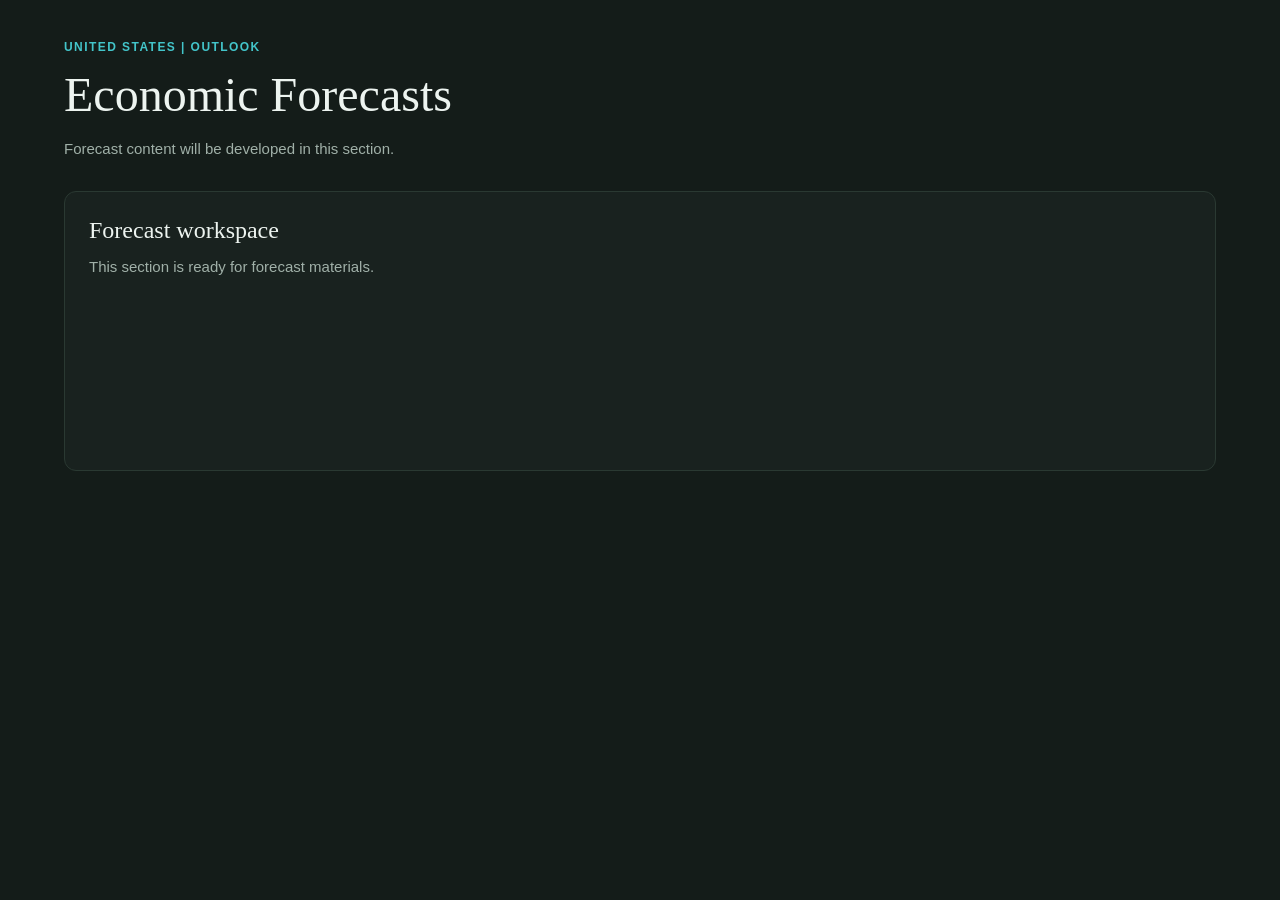
<file: docs/forecasts/index.html>
<!doctype html>
<html lang="en">
<head>
  <meta charset="utf-8">
  <meta name="viewport" content="width=device-width, initial-scale=1">
  <title>Economic Forecasts</title>
  <style>
    :root { color-scheme: dark; font-family: "Segoe UI", Arial, sans-serif; background: #141c19; color: #edf4f0; }
    * { box-sizing: border-box; }
    body { margin: 0; min-height: 100vh; padding: 38px clamp(20px, 5vw, 72px); font-size: 17px; }
    main { max-width: 1280px; margin: 0 auto; }
    p { color: #a0b0a8; font-size: 15px; line-height: 1.6; }
    h1 { margin: 0; color: #edf4f0; font: 400 clamp(32px, 5vw, 48px)/1.1 Georgia, serif; }
    .eyebrow { margin: 0 0 12px; color: #43c5ca; font-size: 12px; font-weight: 700; letter-spacing: .12em; text-transform: uppercase; }
    .intro { max-width: 720px; margin-bottom: 30px; }
    .workspace { min-height: 280px; border: 1px solid #2a3932; border-radius: 12px; background: #19221f; padding: 24px; }
    .workspace h2 { margin: 0; color: #edf4f0; font: 400 24px/1.2 Georgia, serif; }
    .workspace p { margin: 10px 0 0; }
  </style>
</head>
<body>
  <main>
    <header class="intro">
      <p class="eyebrow">United States | Outlook</p>
      <h1>Economic Forecasts</h1>
      <p>Forecast content will be developed in this section.</p>
    </header>
    <section class="workspace" aria-labelledby="forecast-workspace-title">
      <h2 id="forecast-workspace-title">Forecast workspace</h2>
      <p>This section is ready for forecast materials.</p>
    </section>
  </main>
</body>
</html>
</file>
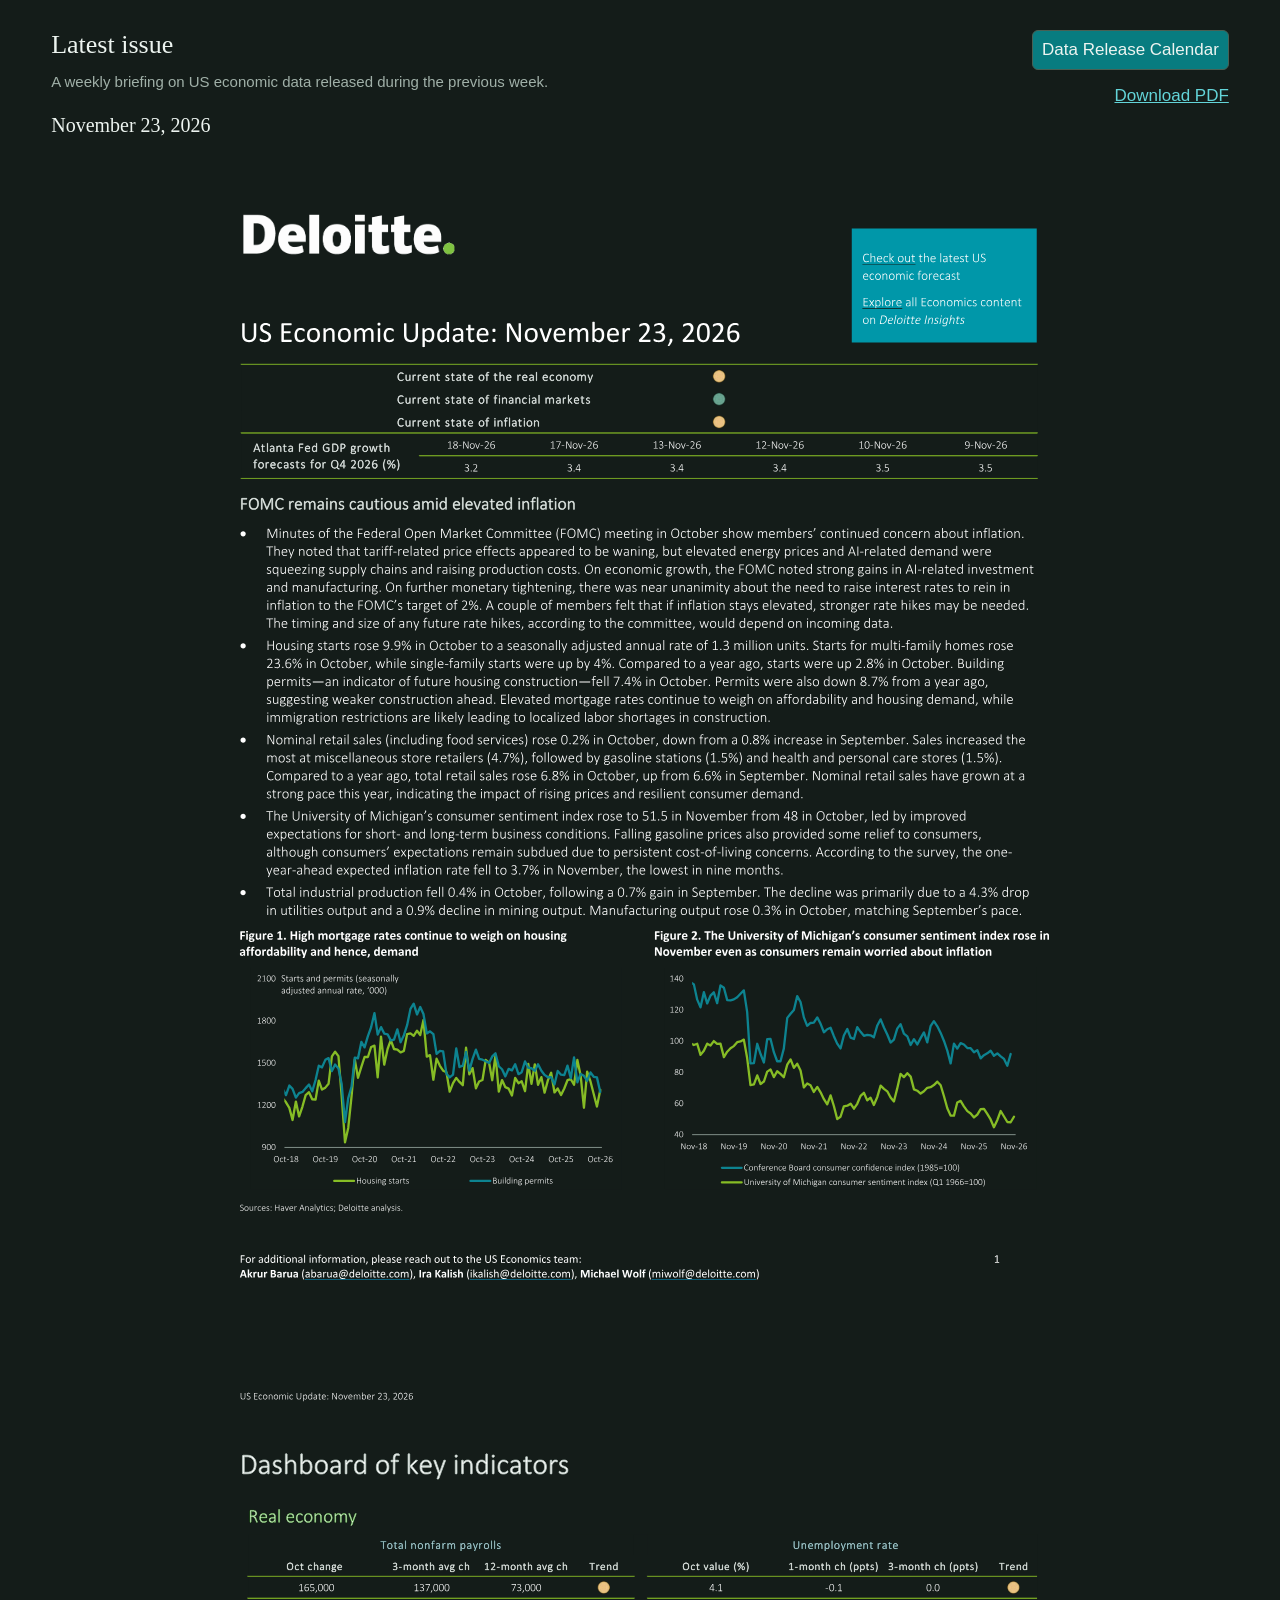
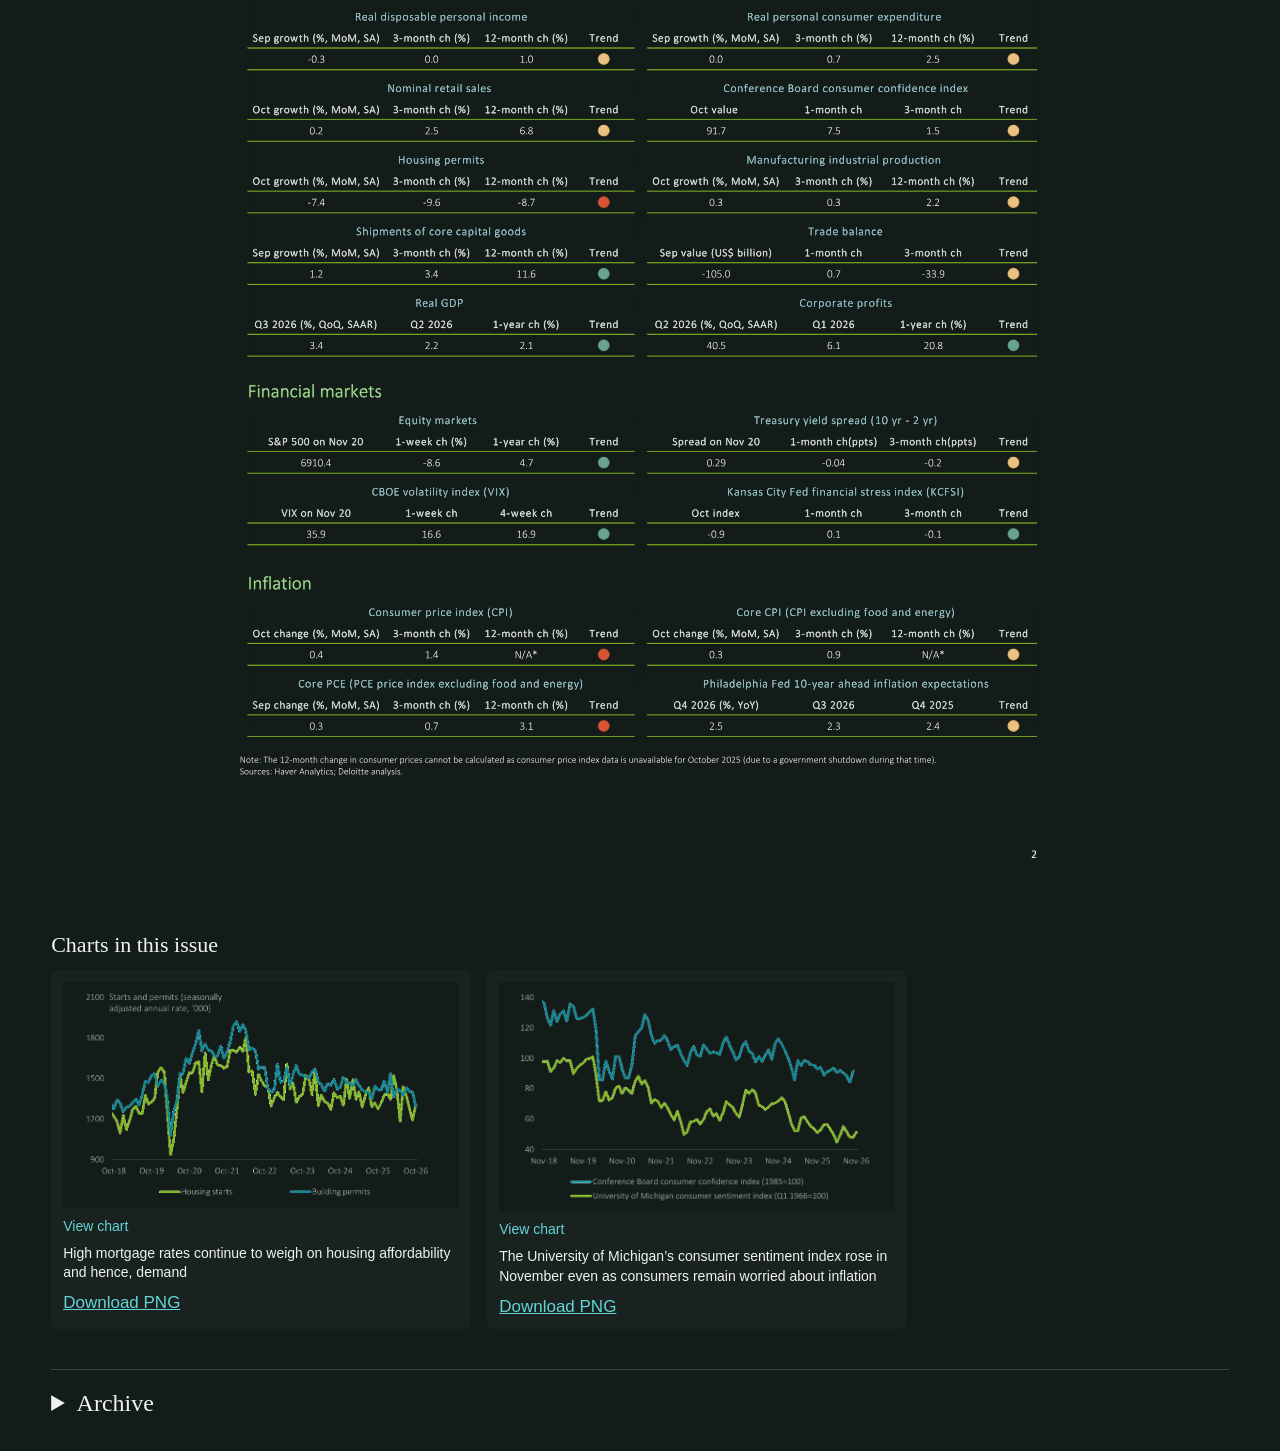
<file: docs/weekly/index.html>
<!doctype html>
<html lang="en">
<head>
  <meta charset="utf-8">
  <meta name="viewport" content="width=device-width, initial-scale=1">
  <title>Weekly Updates | Economics Microsite</title>
  <link rel="stylesheet" href="weekly.css?v=20261123-typography">
  <script src="calendar.js?v=20261106-calendar-notice" defer></script>
  <script src="weekly.js?v=20261126-appearance-2" defer></script>
</head>
<body>
  <main>
    <p id="status" role="status" aria-live="polite">Loading weekly updates...</p>
    <details id="review" hidden>
      <summary>Local review queue</summary>
      <p>Drafts stay private until approved. Check the date, tags, PDF, and chart previews.</p>
      <div id="drafts"></div>
    </details>
    <section id="latest" aria-labelledby="issue-heading" hidden>
      <div id="latest-details">
        <div>
          <h2 id="issue-heading">Latest issue</h2>
          <p class="issue-description">A weekly briefing on US economic data released during the previous week.</p>
          <h3 id="issue-date"></h3>
        </div>
        <div class="issue-tools">
          <button id="open-calendar" type="button" aria-haspopup="dialog" aria-controls="calendar-dialog">Data Release Calendar</button>
          <div id="pdf-download"></div>
        </div>
      </div>
      <div id="pdf" role="region" aria-label="Weekly update preview" tabindex="0"></div>
      <h2 class="charts-heading">Charts in this issue</h2>
      <div id="charts" class="chart-strip"></div>
    </section>
    <details id="archive">
      <summary>Archive</summary>
      <label>Filter by indicator <select id="indicator"><option value="">All indicators</option></select></label>
      <div id="archive-list"></div>
    </details>
  </main>
  <dialog id="calendar-dialog" aria-label="Data Release Calendar">
    <div class="calendar-dialog-actions">
      <button id="close-calendar" type="button" autofocus>Close</button>
    </div>
    <div id="release-calendar"><p>Loading release calendar...</p></div>
  </dialog>
  <dialog id="chart-dialog" aria-labelledby="chart-large-title">
    <div class="chart-dialog-head">
      <h2 id="chart-large-title"></h2>
      <button id="close-chart" type="button" autofocus>Close</button>
    </div>
    <img id="chart-large" alt="">
    <p id="chart-preview-status" role="status" hidden></p>
    <a id="chart-large-download">Download PNG</a>
  </dialog>
</body>
</html>
</file>
<file: docs/appearance.css>
html[data-font-size="small"] { zoom: .9; }
html[data-font-size="large"] { zoom: 1.1; }
.appearance-controls { display: flex; flex-wrap: wrap; align-items: center; gap: 8px; }
.appearance-size { display: flex; align-items: center; gap: 5px; color: #c1cec7; font-size: 11px; }
.appearance-size { flex: 0 0 auto; white-space: nowrap; }
.appearance-size select { padding: 5px 7px; border: 1px solid #3a5047; border-radius: 6px; background: #202d27; color: #edf4f0; font: inherit; }
.appearance-toggle { display: flex; overflow: hidden; border: 1px solid #3a5047; border-radius: 6px; font-size: 11px; }
.appearance-toggle button { padding: 5px 7px; border: 0; background: #202d27; color: #edf4f0; font: inherit; cursor: pointer; }
.appearance-toggle button[aria-pressed="true"] { background: #86bc25; color: #14251a; font-weight: 700; }
.appearance-size select:focus-visible, .appearance-toggle button:focus-visible { outline: 2px solid #43c5ca; outline-offset: -2px; }
.appearance-status { color: #ffc5c0; font-size: 11px; }
.ai-proxy-badge { border-color: #007c83; color: #001f21; background: #43c5ca; font-weight: 700; box-shadow: 0 0 0 0 #b9ed5000; animation: proxy-pulse 1.8s ease-in-out infinite; }
@keyframes proxy-pulse { 50% { background-color: #b9ed50; border-color: #689c12; box-shadow: 0 0 12px 2px #b9ed50aa; } }
@media (prefers-reduced-motion: reduce) { .ai-proxy-badge { animation: none; } }
html:not([data-appearance="light"]) :is(#cards, #headline-grid) .indicator-card { --theme-accent: #43c5ca; --theme-tint: #203639; background: linear-gradient(132deg, #273d40, #19292c 100%); border-color: #4b7073; border-top-color: #43c5ca; border-left-color: #4b7073; box-shadow: 0 5px 18px #0004; }
@media (max-width: 720px) { .masthead { flex-wrap: wrap; } }
@media (max-width: 480px) { .appearance-controls { grid-column: 3; grid-row: 1; justify-self: start; } }
@media (max-width: 319px) { .masthead { grid-template-columns: 32px minmax(0, 1fr); } .appearance-controls { grid-column: 1 / -1; grid-row: 2; } .head-actions { grid-row: 3; } }

html[data-appearance="light"] { color-scheme: light; background: #f4f8f6; color: #20302a; }
html[data-appearance="light"] body { color: #20302a; background: #f4f8f6; }
html[data-appearance="light"] .masthead,
html[data-appearance="light"] .primary-bar,
html[data-appearance="light"] .weekly-subtabs { background: #fff; border-color: #cbded2; }
html[data-appearance="light"] .brand strong { color: #26322b; }
html[data-appearance="light"] .brand-mark { border-color: #26322b; background: #fff; }
html[data-appearance="light"] .brand-mark::after { background: linear-gradient(to bottom, #26322b 0 48%, #fff 48% 53%, #86bc25 53%); }
html[data-appearance="light"] .appearance-size,
html[data-appearance="light"] .updated { color: #435b50; }
html[data-appearance="light"] .appearance-toggle { border-color: #9dc9bd; }
html[data-appearance="light"] .appearance-toggle button { background: #edf8f6; color: #005e62; }
html[data-appearance="light"] .appearance-toggle button[aria-pressed="true"] { background: #007c83; color: #fff; }
html[data-appearance="light"] .appearance-size select,
html[data-appearance="light"] .text-button { color: #005e62; background: #edf8f6; border-color: #9dc9bd; }
html[data-appearance="light"] .primary-tab,
html[data-appearance="light"] .weekly-subtab { color: #40584d; }
html[data-appearance="light"] .primary-tab:hover,
html[data-appearance="light"] .weekly-subtab:hover,
html[data-appearance="light"] .primary-tab[aria-selected="true"],
html[data-appearance="light"] .weekly-subtab[aria-selected="true"] { color: #073f40; background: #e5f4ec; border-bottom-color: #86bc25; }
html[data-appearance="light"] .hero { color: #1d352c; background: linear-gradient(112deg, #f3f9e9, #e1f4ef); }
html[data-appearance="light"] .hero::after { color: #007c83; opacity: .2; }
html[data-appearance="light"] .hero h1,
html[data-appearance="light"] .glance-intro h1,
html[data-appearance="light"] .workspace-head h2,
html[data-appearance="light"] .tab-placeholder h2 { color: #21342a; }
html[data-appearance="light"] .hero h1 span { color: #007c83; text-shadow: none; }
html[data-appearance="light"] .hero-copy,
html[data-appearance="light"] .glance-intro p,
html[data-appearance="light"] .workspace-head p,
html[data-appearance="light"] .tab-placeholder p,
html[data-appearance="light"] .foot,
html[data-appearance="light"] .glance-note { color: #4a6558; }
html[data-appearance="light"] .eyebrow,
html[data-appearance="light"] .section-label { color: #4f7712; }
html[data-appearance="light"] .theme-button { --theme-color: #568617; --theme-tint: #eef7df; color: #25372a; border-color: #b6d395; }
html[data-appearance="light"] .theme-button[data-theme="financial_markets"] { --theme-color: #007c83; --theme-tint: #e2f5f3; }
html[data-appearance="light"] .theme-button[aria-current="page"] { color: #fff; background: #337264; }
html[data-appearance="light"] .theme-button[aria-current="page"] .theme-count { color: #fff; }
html[data-appearance="light"] .theme-story,
html[data-appearance="light"] .global-update-source { color: #243a30; background: #fff; border-color: #bbd5c3; border-left-color: #86bc25; }
html[data-appearance="light"] .theme-story h3,
html[data-appearance="light"] .story-news-label { color: #537b15; }
html[data-appearance="light"] .theme-story p,
html[data-appearance="light"] .story-sources span { color: #334c3f; }
html[data-appearance="light"] .story-sources a { color: #006f76; }
html[data-appearance="light"] :is(#cards, #headline-grid) .indicator-card { --theme-accent: #008c95; --theme-tint: #e4f4f4; background: linear-gradient(130deg, #e4f4f4, #fff 70%); border-color: #a9cdcf; border-top-color: #008c95; border-left-color: #a9cdcf; color: #20302a; box-shadow: 0 4px 14px #17463216; }
html[data-appearance="light"] :is(#cards, #headline-grid) .card-head h3 { color: #21342a; }
html[data-appearance="light"] :is(#cards, #headline-grid) .card-descriptor,
html[data-appearance="light"] :is(#cards, #headline-grid) .metric-label { color: #455f52; }
html[data-appearance="light"] :is(#cards, #headline-grid) .card-period { color: #00767c; }
html[data-appearance="light"] :is(#cards, #headline-grid) .metric-value { color: #203a2e; text-shadow: none; }
html[data-appearance="light"] :is(#cards, #headline-grid) .metric-value.negative { color: #a22d36; }
html[data-appearance="light"] :is(#cards, #headline-grid) .metric-value.positive { color: #4e7912; }
html[data-appearance="light"] :is(#cards, #headline-grid) .metric-row { border-color: #b7d2bd; }
html[data-appearance="light"] :is(#cards, #headline-grid) .metric + .metric { border-color: #cbded0; }
html[data-appearance="light"] .weekly-global-panel { background: #f4f8f6; }
html[data-appearance="light"] .global-update-source h2,
html[data-appearance="light"] .global-update-summary h3 { color: #20342b; }
html[data-appearance="light"] .global-update-source p:not(.eyebrow),
html[data-appearance="light"] .global-update-summary ul { color: #425b4e; }
html[data-appearance="light"] .global-update-date { color: #557e18 !important; }
html[data-appearance="light"] .global-update-link { color: #005f64; background: #e2f6f3; }
html[data-appearance="light"] dialog { color: #20342b; background: #fff; border-color: #afc8b7; }
html[data-appearance="light"] .dialog-head h2 { color: #20342b; }
html[data-appearance="light"] .dialog-head p,
html[data-appearance="light"] .chart-controls label,
html[data-appearance="light"] .export-dates label,
html[data-appearance="light"] .search-body label { color: #425b4e; }
html[data-appearance="light"] .chart-controls input,
html[data-appearance="light"] .chart-controls select,
html[data-appearance="light"] .export-dates input,
html[data-appearance="light"] #indicator-query { color: #20342b; background: #fff; border-color: #9bb9a5; color-scheme: light; }
html[data-appearance="light"] .search-result { color: #30483a; background: #f0f8ed; border-color: #b2ccb5; }
html[data-appearance="light"] .search-result-title { color: #20342b; }
html[data-appearance="light"] .chart-controls legend,
html[data-appearance="light"] .export-list legend { color: #4b7712; }
html[data-appearance="light"] #trend-dialog:not(.curated-chart) #trend-chart { background: #fff; }
html[data-appearance="light"] #trend-dialog:not(.curated-chart) #trend-chart text { fill: #263a30 !important; }
html[data-appearance="light"] #trend-dialog:not(.curated-chart) #trend-chart .grid-line { stroke: #c7d8ce; }
html[data-appearance="light"] #trend-dialog:not(.curated-chart) #trend-chart .chart-baseline { stroke: #435b50; }

html[data-appearance="light"] main > .intro h1,
html[data-appearance="light"] .workspace h2,
html[data-appearance="light"] #latest h2,
html[data-appearance="light"] #latest h3 { color: #21342a; }
html[data-appearance="light"] main > .intro p,
html[data-appearance="light"] main p { color: #455f52; }
html[data-appearance="light"] .workspace,
html[data-appearance="light"] .issue,
html[data-appearance="light"] .draft,
html[data-appearance="light"] .chart { color: #20342b; background: #fff; border-color: #c2d7c7; }
html[data-appearance="light"] #latest a,
html[data-appearance="light"] #archive a,
html[data-appearance="light"] .chart-view-label,
html[data-appearance="light"] .issue-title { color: #006f76; }
html[data-appearance="light"] #pdf img { background: #fff; }
html[data-appearance="light"] .chart img { background: #fff; }
html[data-appearance="light"] #indicator { background: #fff; color: #20342b; border-color: #9bb9a5; color-scheme: light; }
html[data-appearance="light"] #calendar-dialog,
html[data-appearance="light"] #chart-dialog { color: #20342b; background: #fff; }
html[data-appearance="light"] .release-event a { color: #20342b; }
html[data-appearance="light"] .release-event span { color: #486052; }
html[data-appearance="light"] #release-calendar .release-day { color: #00767c; }
</file>
<file: docs/weekly/weekly.css>
:root { color-scheme: dark; font-family: "Segoe UI", Arial, sans-serif; background: #141c19; color: #edf4f0; }
* { box-sizing: border-box; }
body { margin: 0; padding: 18px clamp(16px, 4vw, 56px) 32px; font-size: 17px; }
main { max-width: 1280px; margin: auto; }
h2, h3 { font-family: Georgia, serif; font-weight: 400; }
h2 { font-size: 26px; margin: 0 0 12px; }
h3 { font-size: 1.17rem; }
p { color: #a0b0a8; line-height: 1.6; }
section { margin-top: 12px; }
a { color: #63d4d8; }
button, select, input { font: inherit; border: 1px solid #486054; border-radius: 6px; padding: 9px; background: #19221f; color: #edf4f0; }
button { cursor: pointer; background: #087c80; }
button:disabled { opacity: .6; cursor: wait; }
label { display: block; margin: 12px 0; }
input[type="text"] { width: 100%; }
.issue, .draft { padding: 20px; margin: 14px 0; background: #19221f; border: 1px solid #35463e; border-radius: 10px; }
.tags { color: #a9d66b; font-size: 14px; overflow-wrap: anywhere; }
.chart-strip { display: flex; gap: 16px; overflow-x: auto; padding-bottom: 12px; }
.chart { flex: 0 0 min(420px, 85vw); margin: 0; padding: 12px; background: #19221f; border-radius: 8px; }
.chart img { width: 100%; display: block; background: #141c19; margin-bottom: 10px; }
.chart figcaption { line-height: 1.4; margin-bottom: 10px; font-size: 14px; }
#pdf { width: 100%; max-width: 900px; margin: 18px auto 28px; padding: 0; border: 0; }
#pdf img { display: block; width: 100%; height: auto; background: #141c19; }
.pdf-page { position: relative; margin-bottom: 20px; }
.pdf-page:last-child { margin-bottom: 0; }
.pdf-link { position: absolute; display: block; }
.pdf-link:hover, .pdf-link:focus-visible { outline: 2px solid #087c80; background: #087c8018; }
.issue-description { margin: -2px 0 20px; max-width: 680px; font-size: 15px; }
@media (max-width: 600px) { .chart { flex-basis: 85%; } }
.chart-expand { display: block; width: 100%; padding: 0; border: 0; background: none; cursor: pointer; }
.chart-view-label { display: block; text-align: left; color: #63d4d8; margin-bottom: 10px; font-size: 14px; }
.chart-expand:focus-visible { outline: 2px solid #63d4d8; outline-offset: 3px; }
#chart-dialog { width: min(1200px, calc(100vw - 24px)); max-height: calc(100vh - 24px); padding: 20px; border: 1px solid #486054; border-radius: 10px; background: #19221f; color: #edf4f0; }
#chart-dialog::backdrop { background: #000b; }
.chart-dialog-head { display: flex; justify-content: space-between; align-items: flex-start; gap: 20px; }
#chart-large-title { font: 400 20px/1.4 Georgia, serif; margin: 0; }
#close-chart { flex-shrink: 0; }
#chart-large { display: block; width: auto; height: auto; max-width: 100%; max-height: 65vh; margin: 18px auto; background: #fff; }
#latest-details { display: grid; grid-template-columns: minmax(0, 1fr) 340px; align-items: start; gap: 24px; }
#issue-date { margin: 0; font-size: 20px; }
.issue-tools { min-width: 0; text-align: right; }
#pdf-download { text-align: right; margin-top: 16px; }
#calendar-dialog { width: min(520px, calc(100vw - 24px)); max-height: calc(100vh - 24px); padding: 20px; border: 1px solid #486054; border-radius: 10px; background: #19221f; color: #edf4f0; overflow-y: auto; }
#calendar-dialog::backdrop { background: #000b; }
.calendar-dialog-actions { display: flex; justify-content: flex-end; margin-bottom: 12px; }
#release-calendar { text-align: left; }
#release-calendar h3 { margin: 0; font-size: 21px; }
#release-calendar p { font-size: 13px; margin: 10px 0; }
.release-week { border-top: 1px solid #35463e; padding: 10px 0; }
.release-week summary { cursor: pointer; font-size: 14px; }
#release-calendar .release-day { color: #63d4d8; margin-bottom: 5px; font-weight: 600; }
.release-event { display: grid; grid-template-columns: 65px minmax(0, 1fr); gap: 8px; margin: 6px 0; font-size: 13px; line-height: 1.5; }
.release-event span { color: #a0b0a8; }
.release-event a { color: #edf4f0; text-decoration: none; }
.release-event a:hover { text-decoration: underline; }
.calendar-sources { display: flex; gap: 14px; }
@media (max-width: 760px) { #latest-details { grid-template-columns: minmax(0, 1fr); } }
.charts-heading { font-size: 22px; }
#archive, #review { margin-top: 28px; border-top: 1px solid #35463e; padding-top: 18px; }
#archive > summary, #review > summary { cursor: pointer; font: 400 24px/1.3 Georgia, serif; }
#review { margin: 0 0 24px; }
.issue-title { border: 0; background: none; padding: 0; text-align: left; color: #63d4d8; font: 400 20px/1.4 Georgia, serif; text-decoration: underline; text-underline-offset: 3px; }
#status:empty { display: none; }
.warning, #status.error { color: #ffc5c0; }
.draft summary { cursor: pointer; font-size: 18px; }
.draft .chart-strip { margin-top: 18px; }
.actions { display: flex; gap: 20px; flex-wrap: wrap; align-items: center; }
[hidden] { display: none !important; }
</file>
